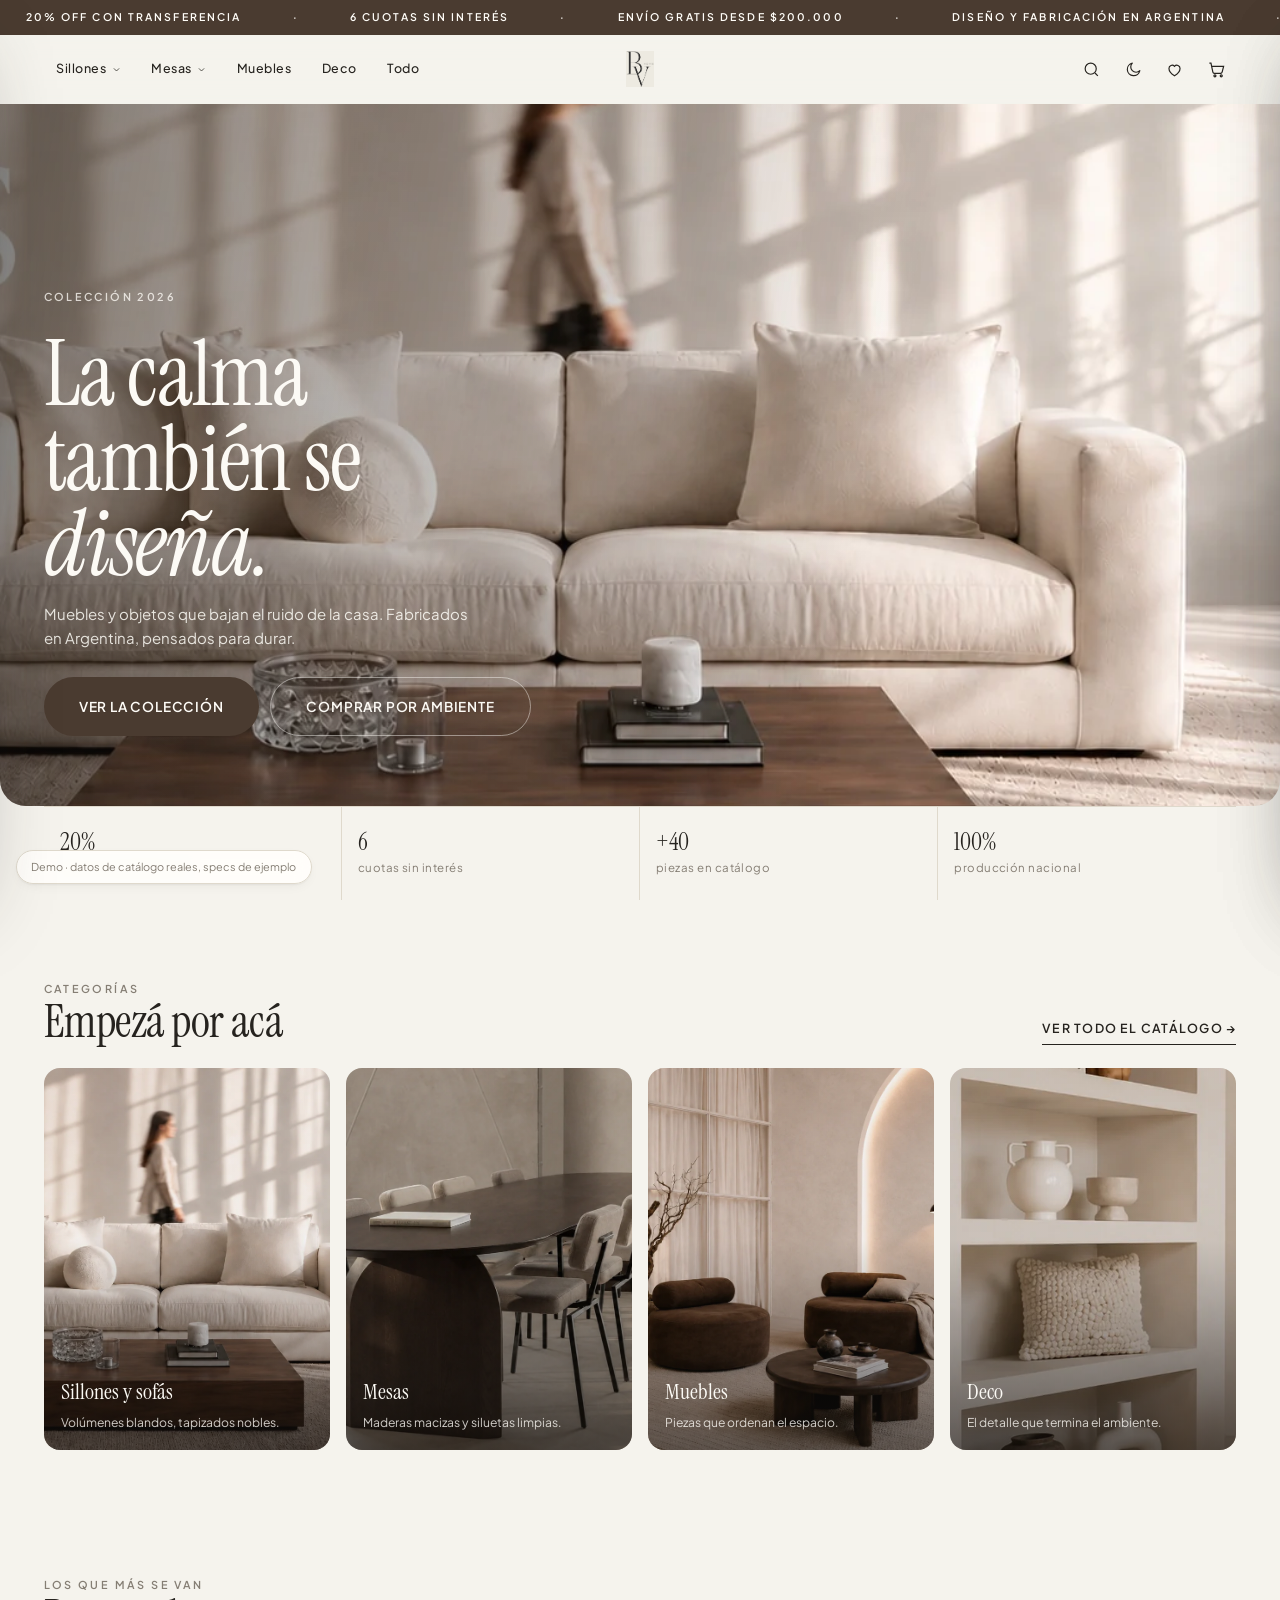
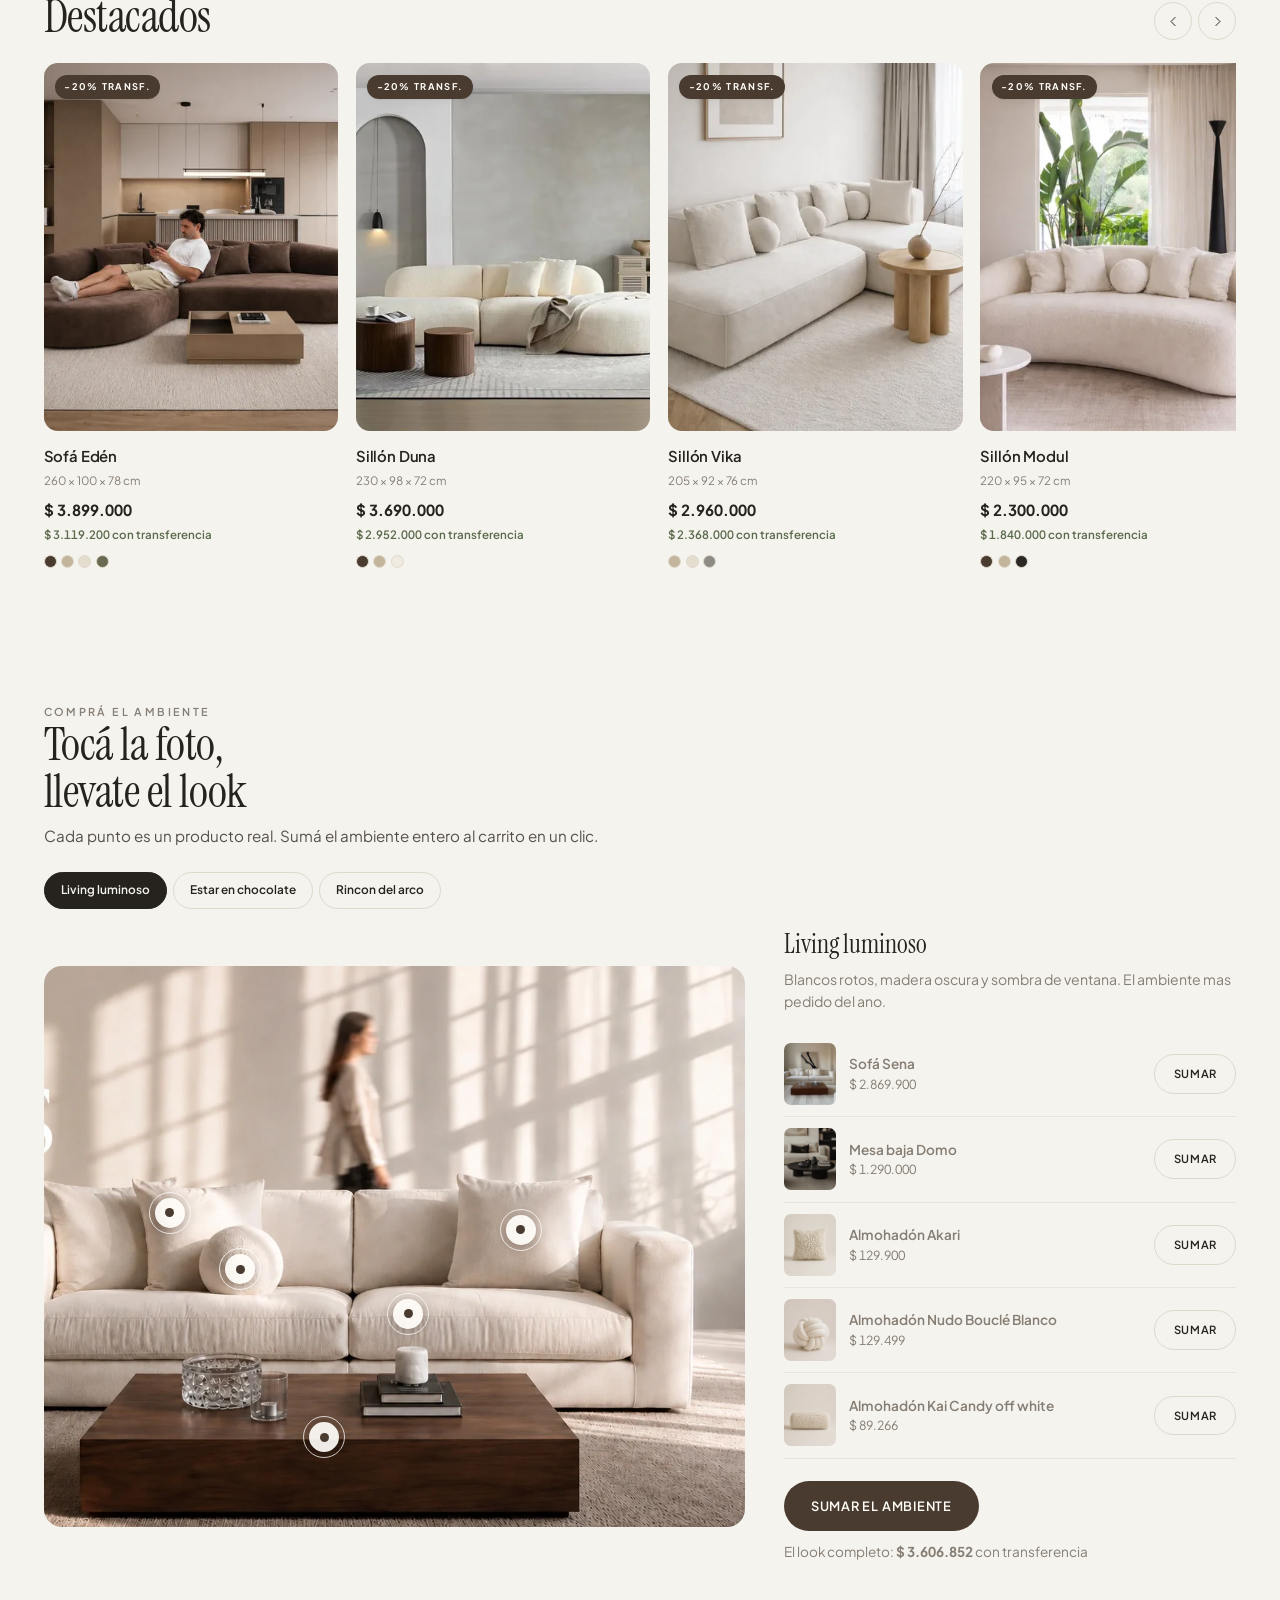
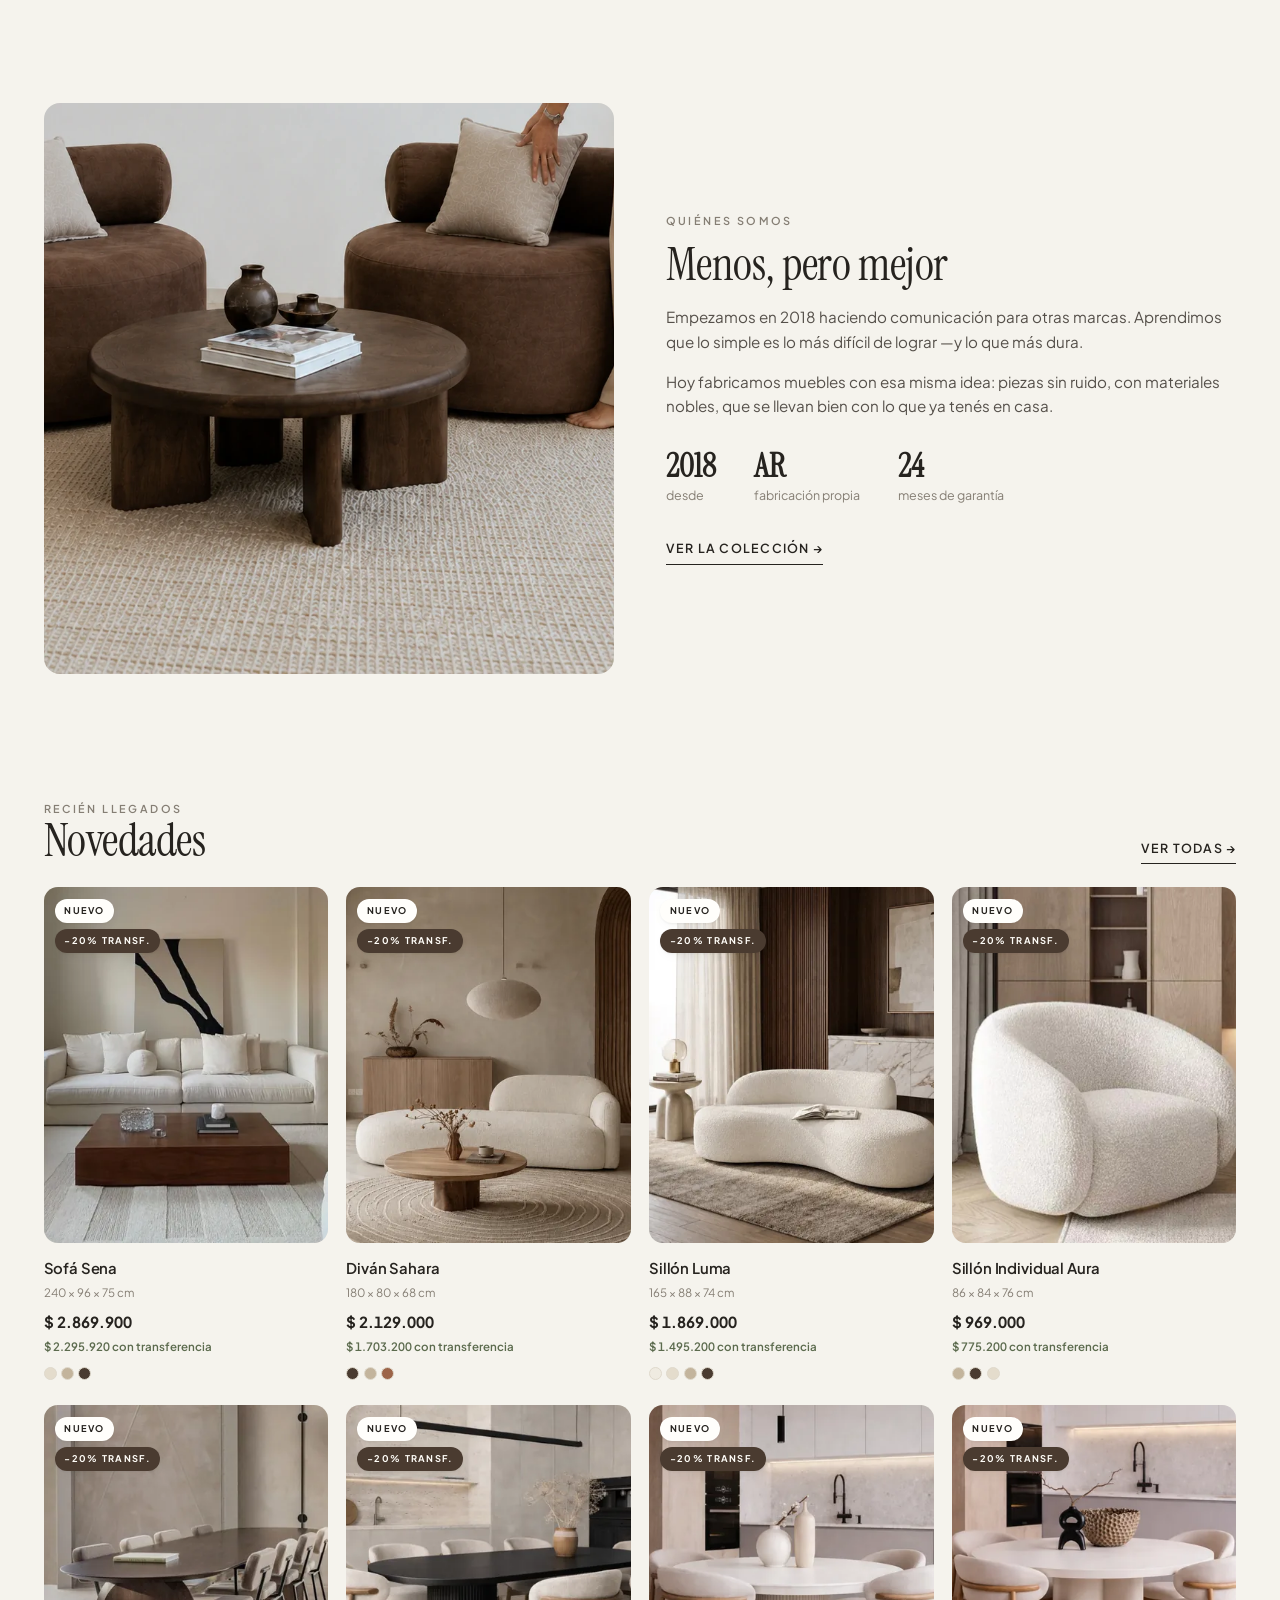
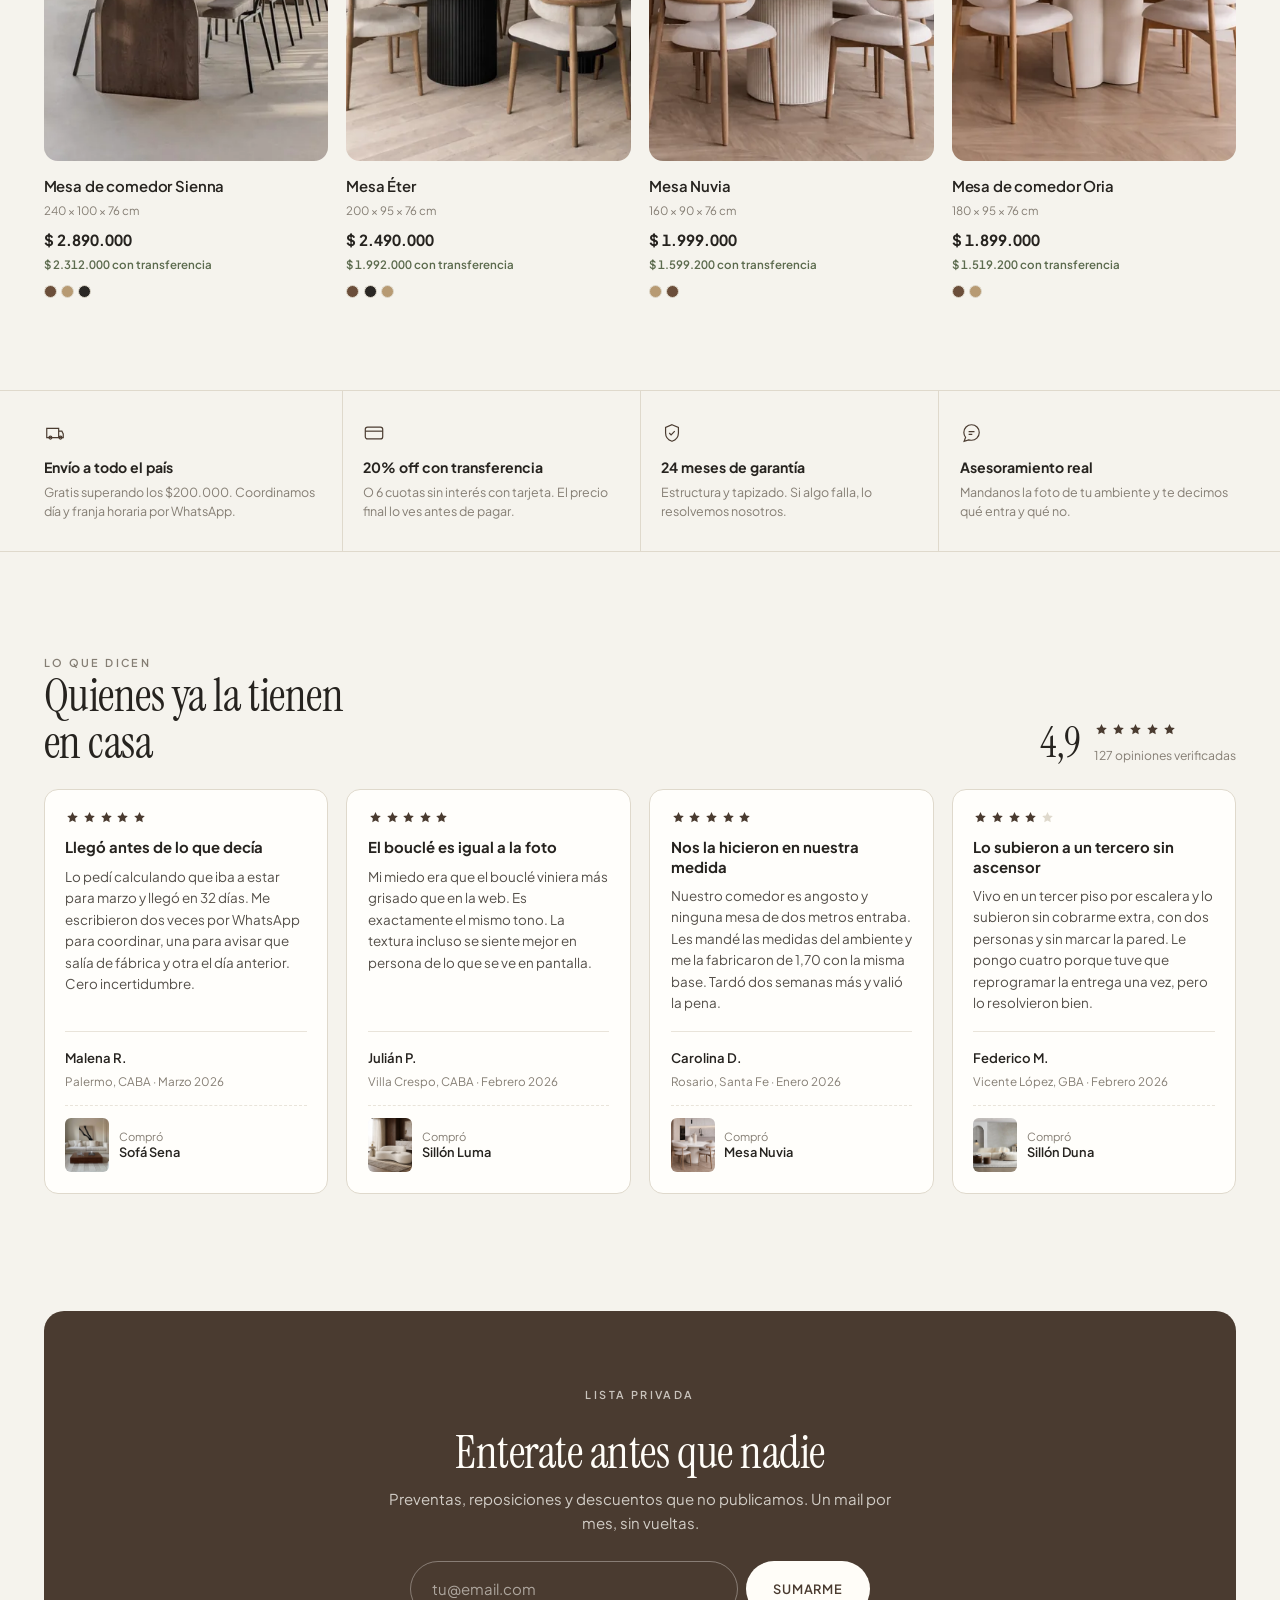
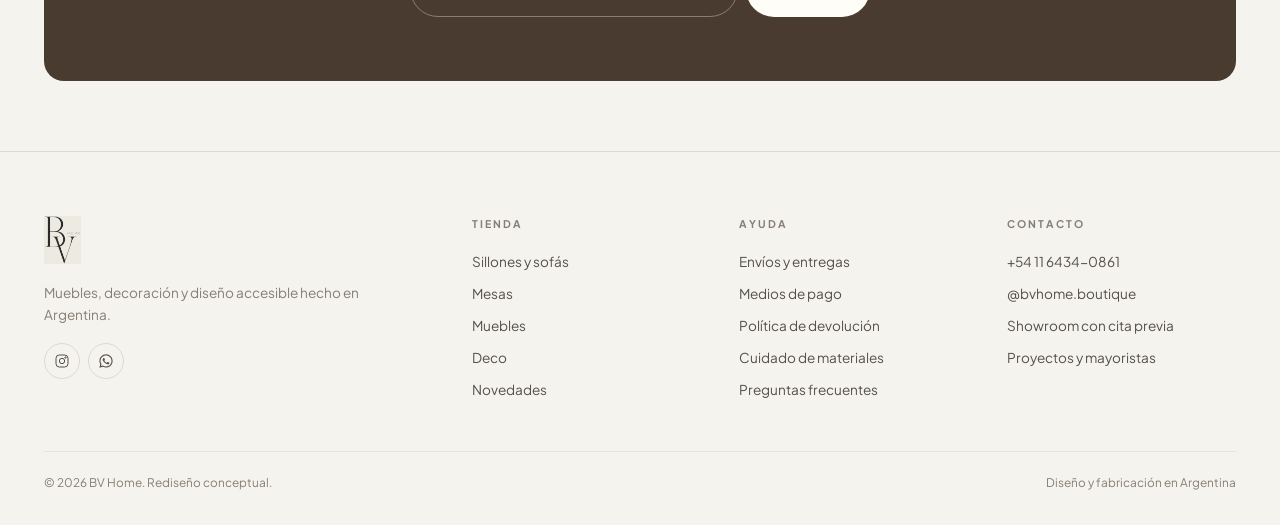
<file: index.html>
<!doctype html>
<html lang="es-AR" data-theme="light">
<head>
<meta charset="utf-8">
<meta name="viewport" content="width=device-width, initial-scale=1">
<title>BV Home — Muebles y decoración de diseño</title>
<meta name="description" content="Muebles, decoración y diseño accesible hecho en Argentina. Sillones, mesas y deco con envío a todo el país, 20% off con transferencia y 6 cuotas sin interés.">
<meta name="theme-color" content="#F5F3ED" media="(prefers-color-scheme: light)">
<meta name="theme-color" content="#131210" media="(prefers-color-scheme: dark)">
<link rel="canonical" href="https://patosuarez1.github.io/bvhome-reversionado/">
<meta name="robots" content="index, follow, max-image-preview:large">

<meta property="og:type" content="website">
<meta property="og:site_name" content="BV Home">
<meta property="og:locale" content="es_AR">
<meta property="og:title" content="BV Home — Muebles y decoración de diseño">
<meta property="og:description" content="Muebles, decoración y diseño accesible hecho en Argentina. Envío a todo el país, 20% off con transferencia y 6 cuotas sin interés.">
<meta property="og:url" content="https://patosuarez1.github.io/bvhome-reversionado/">
<meta property="og:image" content="https://patosuarez1.github.io/bvhome-reversionado/assets/img/og-cover.jpg">
<meta property="og:image:width" content="1200">
<meta property="og:image:height" content="630">
<meta property="og:image:alt" content="Living con sofá crudo y mesa baja de madera">
<meta name="twitter:card" content="summary_large_image">

<link rel="icon" href="assets/img/logo.png">
<link rel="apple-touch-icon" href="assets/img/icon-180.png">
<link rel="manifest" href="site.webmanifest">
<link rel="preload" as="image" href="assets/img/editorial/sofa-sol.webp" fetchpriority="high">

<script type="application/ld+json">
{
  "@context": "https://schema.org",
  "@graph": [
    {
      "@type": "Organization",
      "@id": "https://patosuarez1.github.io/bvhome-reversionado/#org",
      "name": "BV Home",
      "url": "https://patosuarez1.github.io/bvhome-reversionado/",
      "logo": "https://patosuarez1.github.io/bvhome-reversionado/assets/img/icon-512.png",
      "description": "Muebles, decoración y diseño accesible hecho en Argentina.",
      "areaServed": "AR",
      "sameAs": ["https://www.instagram.com/bvhome.boutique"],
      "contactPoint": {
        "@type": "ContactPoint",
        "telephone": "+54-11-6434-0861",
        "contactType": "sales",
        "availableLanguage": "Spanish"
      }
    },
    {
      "@type": "WebSite",
      "@id": "https://patosuarez1.github.io/bvhome-reversionado/#site",
      "url": "https://patosuarez1.github.io/bvhome-reversionado/",
      "name": "BV Home",
      "inLanguage": "es-AR",
      "publisher": { "@id": "https://patosuarez1.github.io/bvhome-reversionado/#org" },
      "potentialAction": {
        "@type": "SearchAction",
        "target": {
          "@type": "EntryPoint",
          "urlTemplate": "https://patosuarez1.github.io/bvhome-reversionado/tienda.html?q={search_term_string}"
        },
        "query-input": "required name=search_term_string"
      }
    }
  ]
}
</script>
<link rel="preconnect" href="https://fonts.googleapis.com">
<link rel="preconnect" href="https://fonts.gstatic.com" crossorigin>
<link href="https://fonts.googleapis.com/css2?family=Instrument+Serif:ital@0;1&family=Plus+Jakarta+Sans:wght@400;500;600;700&display=swap" rel="stylesheet">
<link rel="stylesheet" href="assets/css/style.css">
<script>try{var t=JSON.parse(localStorage.getItem('bv_theme'));document.documentElement.dataset.theme=t||(matchMedia('(prefers-color-scheme: dark)').matches?'dark':'light')}catch(e){}</script>
</head>
<body>
<a class="skip" href="#main">Saltar al contenido</a>

<!-- ===== Marquee ===== -->
<div class="marquee" aria-hidden="true">
  <div class="marquee__track">
    <span>20% OFF con transferencia</span><span>·</span>
    <span>6 cuotas sin interés</span><span>·</span>
    <span>Envío gratis desde $200.000</span><span>·</span>
    <span>Diseño y fabricación en Argentina</span><span>·</span>
    <span>20% OFF con transferencia</span><span>·</span>
    <span>6 cuotas sin interés</span><span>·</span>
    <span>Envío gratis desde $200.000</span><span>·</span>
    <span>Diseño y fabricación en Argentina</span><span>·</span>
  </div>
</div>

<!-- ===== Header ===== -->
<header class="header">
  <div class="wrap header__bar">
    <div style="display:flex;align-items:center">
      <button class="icon-btn" id="menuBtn" aria-label="Abrir menú">
        <svg viewBox="0 0 24 24"><path d="M3 6h18M3 12h18M3 18h18"/></svg></button>
      <nav class="nav" aria-label="Principal">
        <div class="nav__item">
          <a class="nav__link" href="tienda.html?cat=sillones">Sillones
            <svg class="nav__caret" viewBox="0 0 24 24"><path d="M5 9l7 7 7-7"/></svg></a>
          <div class="mega">
            <div>
              <h4>Por tipo</h4>
              <a class="mega__l" href="tienda.html?cat=sillones&q=sofa">Sofás</a>
              <a class="mega__l" href="tienda.html?cat=sillones&q=individual">Individuales</a>
              <a class="mega__l" href="tienda.html?cat=sillones&q=puff">Puffs</a>
              <a class="mega__l" href="tienda.html?cat=sillones&q=divan">Divanes</a>
              <a class="mega__l" href="tienda.html?cat=sillones&q=modular">Modulares</a>
            </div>
            <div>
              <h4>Por material</h4>
              <a class="mega__l" href="tienda.html?cat=sillones&q=boucle">Bouclé</a>
              <a class="mega__l" href="tienda.html?cat=sillones&q=pana">Pana</a>
              <a class="mega__l" href="tienda.html?cat=sillones&q=lino">Lino</a>
              <a class="mega__l" href="tienda.html?cat=sillones&q=chenille">Chenille</a>
            </div>
            <a class="mega__promo" href="tienda.html?cat=sillones&sort=nuevo">
              <img src="assets/img/editorial/boucle-luz.webp" alt="Sillón bouclé" loading="lazy">
              <span>Nuevos</span>
            </a>
          </div>
        </div>
        <div class="nav__item">
          <a class="nav__link" href="tienda.html?cat=mesas">Mesas
            <svg class="nav__caret" viewBox="0 0 24 24"><path d="M5 9l7 7 7-7"/></svg></a>
          <div class="mega">
            <div>
              <h4>Por uso</h4>
              <a class="mega__l" href="tienda.html?cat=mesas&q=comedor">De comedor</a>
              <a class="mega__l" href="tienda.html?cat=mesas&q=auxiliar">Auxiliares</a>
              <a class="mega__l" href="tienda.html?cat=mesas&q=baja">Bajas / living</a>
              <a class="mega__l" href="tienda.html?cat=mesas&q=redonda">Redondas</a>
            </div>
            <div>
              <h4>Por comensales</h4>
              <a class="mega__l" href="tienda.html?cat=mesas&q=6 personas">6 personas</a>
              <a class="mega__l" href="tienda.html?cat=mesas&q=8 personas">8 personas</a>
              <a class="mega__l" href="tienda.html?cat=mesas&q=roble">Roble macizo</a>
            </div>
            <a class="mega__promo" href="tienda.html?cat=mesas">
              <img src="assets/img/editorial/mesas-comedor.webp" alt="Mesas de comedor" loading="lazy">
              <span>Comedor</span>
            </a>
          </div>
        </div>
        <div class="nav__item"><a class="nav__link" href="tienda.html?cat=muebles">Muebles</a></div>
        <div class="nav__item"><a class="nav__link" href="tienda.html?cat=deco">Deco</a></div>
        <div class="nav__item"><a class="nav__link" href="tienda.html">Todo</a></div>
      </nav>
    </div>

    <a class="header__logo" href="index.html" aria-label="BV Home — inicio">
      <img src="assets/img/logo.png" alt="BV Home" width="142" height="182">
    </a>

    <div class="header__actions">
      <button class="icon-btn" id="searchBtn" aria-label="Buscar (Ctrl+K)">
        <svg viewBox="0 0 24 24"><circle cx="11" cy="11" r="7"/><path d="M20 20l-3.6-3.6"/></svg></button>
      <button class="icon-btn" id="themeBtn" aria-label="Cambiar tema"></button>
      <button class="icon-btn" id="favBtn" aria-label="Favoritos">
        <svg viewBox="0 0 24 24"><path d="M12 20s-7-4.6-7-9.3A4 4 0 0 1 12 8a4 4 0 0 1 7 2.7C19 15.4 12 20 12 20z"/></svg>
        <span class="badge-count" data-fav-count>0</span></button>
      <button class="icon-btn" id="cartBtn" aria-label="Carrito">
        <svg viewBox="0 0 24 24"><path d="M3 4h2l2.4 11.2a2 2 0 0 0 2 1.6h7.7a2 2 0 0 0 2-1.5L21 8H6"/><circle cx="10" cy="20" r="1.3"/><circle cx="18" cy="20" r="1.3"/></svg>
        <span class="badge-count" data-cart-count>0</span></button>
    </div>
  </div>
</header>

<main id="main">

<!-- ===== Hero ===== -->
<section class="hero">
  <div class="hero__media">
    <img src="assets/img/editorial/sofa-sol.webp" alt="Living con sofá crudo y mesa baja de madera" fetchpriority="high" width="1029" height="887">
    <div class="hero__copy">
      <p class="eyebrow">Colección 2026</p>
      <h1 class="display">La calma<br>también se<br><em>diseña.</em></h1>
      <p>Muebles y objetos que bajan el ruido de la casa. Fabricados en Argentina, pensados para durar.</p>
      <div class="hero__cta">
        <a class="btn btn-lg" href="tienda.html">Ver la colección</a>
        <a class="btn btn-ghost btn-lg" href="#ambientes">Comprar por ambiente</a>
      </div>
    </div>
  </div>
  <div class="wrap">
    <div class="hero__stats">
      <div><strong>20%</strong><span>off con transferencia</span></div>
      <div><strong>6</strong><span>cuotas sin interés</span></div>
      <div><strong>+40</strong><span>piezas en catálogo</span></div>
      <div><strong>100%</strong><span>producción nacional</span></div>
    </div>
  </div>
</section>

<!-- ===== Categorías ===== -->
<section class="section wrap">
  <div class="sec-head">
    <div class="reveal">
      <p class="eyebrow">Categorías</p>
      <h2 class="h2">Empezá por acá</h2>
    </div>
    <a class="link-u reveal" href="tienda.html">Ver todo el catálogo →</a>
  </div>
  <div class="cats" id="cats"></div>
</section>

<!-- ===== Destacados ===== -->
<section class="section-tight wrap">
  <div class="sec-head">
    <div class="reveal">
      <p class="eyebrow">Los que más se van</p>
      <h2 class="h2">Destacados</h2>
    </div>
    <div class="rail-nav reveal">
      <button data-rail="#railDest" data-dir="-1" aria-label="Anterior">
        <svg viewBox="0 0 24 24"><path d="M15 5l-7 7 7 7"/></svg></button>
      <button data-rail="#railDest" data-dir="1" aria-label="Siguiente">
        <svg viewBox="0 0 24 24"><path d="M9 5l7 7-7 7"/></svg></button>
    </div>
  </div>
  <div class="rail" id="railDest"></div>
</section>

<!-- ===== Ambiente shoppable ===== -->
<section class="section wrap" id="ambientes">
  <div class="sec-head">
    <div class="reveal">
      <p class="eyebrow">Comprá el ambiente</p>
      <h2 class="h2">Tocá la foto,<br>llevate el look</h2>
      <p class="lede">Cada punto es un producto real. Sumá el ambiente entero al carrito en un clic.</p>
    </div>
  </div>

  <div class="look__tabs reveal" id="lookTabs"></div>

  <div class="shop-look">
    <div class="look__stage reveal" id="lookStage"></div>
    <div class="reveal reveal-d2">
      <h3 class="h3" id="lookTitle"></h3>
      <p class="muted" id="lookCopy" style="margin:.5rem 0 1.2rem;font-size:.88rem"></p>
      <ul class="look__list" id="lookList"></ul>
      <div style="display:flex;gap:.6rem;align-items:center;flex-wrap:wrap;margin-top:1.4rem">
        <button class="btn" id="lookAdd">Sumar el ambiente</button>
        <span class="muted tnum" id="lookTotal" style="font-size:.85rem"></span>
      </div>
    </div>
  </div>
</section>

<!-- ===== Editorial ===== -->
<section class="section wrap">
  <div class="split">
    <div class="reveal">
      <img src="assets/img/editorial/estar-marron.webp" alt="Sillones curvos en chocolate con mesa baja" loading="lazy">
    </div>
    <div class="reveal reveal-d2">
      <p class="eyebrow">Quiénes somos</p>
      <h2 class="h2" style="margin:.7rem 0 1.1rem">Menos, pero mejor</h2>
      <p class="lede">Empezamos en 2018 haciendo comunicación para otras marcas. Aprendimos que lo simple es lo más difícil de lograr —y lo que más dura.</p>
      <p class="lede" style="margin-top:1rem">Hoy fabricamos muebles con esa misma idea: piezas sin ruido, con materiales nobles, que se llevan bien con lo que ya tenés en casa.</p>
      <div style="display:flex;gap:2.4rem;margin:2rem 0 1.8rem;flex-wrap:wrap">
        <div><strong style="font-family:var(--serif);font-size:2rem;display:block;line-height:1">2018</strong><span class="muted" style="font-size:.78rem">desde</span></div>
        <div><strong style="font-family:var(--serif);font-size:2rem;display:block;line-height:1">AR</strong><span class="muted" style="font-size:.78rem">fabricación propia</span></div>
        <div><strong style="font-family:var(--serif);font-size:2rem;display:block;line-height:1">24</strong><span class="muted" style="font-size:.78rem">meses de garantía</span></div>
      </div>
      <a class="link-u" href="tienda.html">Ver la colección →</a>
    </div>
  </div>
</section>

<!-- ===== Novedades ===== -->
<section class="section-tight wrap">
  <div class="sec-head">
    <div class="reveal">
      <p class="eyebrow">Recién llegados</p>
      <h2 class="h2">Novedades</h2>
    </div>
    <a class="link-u reveal" href="tienda.html?sort=nuevo">Ver todas →</a>
  </div>
  <div class="grid-p grid-4" id="gridNuevo"></div>
</section>

<!-- ===== Valores ===== -->
<section class="section-tight">
  <div class="values-bleed">
  <div class="values wrap">
    <div class="reveal">
      <svg viewBox="0 0 24 24"><path d="M3 7h13v10H3zM16 10h3.5l1.5 3v4h-5z"/><circle cx="7" cy="17" r="1.6"/><circle cx="18" cy="17" r="1.6"/></svg>
      <h4>Envío a todo el país</h4>
      <p>Gratis superando los $200.000. Coordinamos día y franja horaria por WhatsApp.</p>
    </div>
    <div class="reveal reveal-d1">
      <svg viewBox="0 0 24 24"><rect x="2.5" y="5.5" width="19" height="13" rx="2.5"/><path d="M2.5 10h19"/></svg>
      <h4>20% off con transferencia</h4>
      <p>O 6 cuotas sin interés con tarjeta. El precio final lo ves antes de pagar.</p>
    </div>
    <div class="reveal reveal-d2">
      <svg viewBox="0 0 24 24"><path d="M12 3l7 3v6c0 4.2-2.9 7.6-7 9-4.1-1.4-7-4.8-7-9V6z"/><path d="M9 12l2 2 4-4"/></svg>
      <h4>24 meses de garantía</h4>
      <p>Estructura y tapizado. Si algo falla, lo resolvemos nosotros.</p>
    </div>
    <div class="reveal reveal-d3">
      <svg viewBox="0 0 24 24"><path d="M21 11.5a8.4 8.4 0 0 1-8.9 8.4 9.4 9.4 0 0 1-2.7-.4L4.5 21l1.6-4.3A8.2 8.2 0 0 1 4.2 11.5 8.4 8.4 0 0 1 12.6 3 8.4 8.4 0 0 1 21 11.5z"/><path d="M9.4 10.4h6.4M9.4 13.6h4"/></svg>
      <h4>Asesoramiento real</h4>
      <p>Mandanos la foto de tu ambiente y te decimos qué entra y qué no.</p>
    </div>
  </div>
  </div>
</section>

<!-- ===== Opiniones ===== -->
<section class="section-tight wrap">
  <div class="sec-head">
    <div class="reveal">
      <p class="eyebrow">Lo que dicen</p>
      <h2 class="h2">Quienes ya la tienen<br>en casa</h2>
    </div>
    <div class="score reveal" id="score"></div>
  </div>
  <div class="tgrid" id="opiniones"></div>
</section>

<!-- ===== Visto recientemente ===== -->
<section class="section-tight wrap hide" id="seenSec">
  <div class="sec-head">
    <div><p class="eyebrow">Seguí donde dejaste</p><h2 class="h2">Visto recientemente</h2></div>
  </div>
  <div class="rail" id="railSeen"></div>
</section>

<!-- ===== Newsletter ===== -->
<section class="section wrap">
  <div class="news reveal">
    <p class="eyebrow" style="color:inherit;opacity:.7">Lista privada</p>
    <h2 class="h2" style="margin:.6rem 0">Enterate antes que nadie</h2>
    <p>Preventas, reposiciones y descuentos que no publicamos. Un mail por mes, sin vueltas.</p>
    <form id="newsForm">
      <input type="email" placeholder="tu@email.com" required aria-label="Tu email">
      <button class="btn" type="submit">Sumarme</button>
    </form>
  </div>
</section>

</main>

<!-- ===== Footer ===== -->
<footer class="footer">
  <div class="wrap">
    <div class="footer__grid">
      <div>
        <div class="footer__logo"><img src="assets/img/logo.png" alt="BV Home" width="142" height="182"></div>
        <p class="muted" style="font-size:.85rem;max-width:32ch">Muebles, decoración y diseño accesible hecho en Argentina.</p>
        <div class="socials">
          <a href="https://instagram.com/bvhome.boutique" target="_blank" rel="noopener" aria-label="Instagram">
            <svg viewBox="0 0 24 24"><rect x="3" y="3" width="18" height="18" rx="5"/><circle cx="12" cy="12" r="4"/><circle cx="17.2" cy="6.8" r="1"/></svg></a>
          <a href="https://wa.me/541164340861" target="_blank" rel="noopener" aria-label="WhatsApp">
            <svg viewBox="0 0 24 24" class="ico-brand"><path d="M12.04 2C6.58 2 2.13 6.45 2.13 11.91c0 1.75.46 3.45 1.32 4.95L2.05 22l5.25-1.38c1.45.79 3.08 1.21 4.74 1.21c5.46 0 9.91-4.45 9.91-9.91 0-2.65-1.03-5.14-2.9-7.01A9.85 9.85 0 0 0 12.04 2zm0 18.15a8.22 8.22 0 0 1-4.19-1.15l-.3-.18-3.12.82.83-3.04-.2-.31a8.19 8.19 0 0 1-1.26-4.38c0-4.54 3.7-8.23 8.24-8.23 2.2 0 4.27.86 5.82 2.42a8.18 8.18 0 0 1 2.41 5.82c0 4.54-3.69 8.23-8.23 8.23z"/><path d="M16.56 14.24c-.25-.12-1.47-.72-1.69-.81-.23-.08-.39-.12-.56.13-.16.25-.64.81-.78.97-.14.17-.29.19-.54.06-.25-.12-1.05-.39-1.99-1.23-.74-.66-1.23-1.47-1.38-1.72-.14-.25-.02-.38.11-.51.11-.11.25-.29.37-.43.13-.15.17-.25.25-.41.08-.17.04-.31-.02-.44-.06-.12-.56-1.35-.76-1.85-.2-.48-.4-.42-.56-.43h-.47c-.17 0-.43.06-.66.31-.23.25-.86.85-.86 2.06s.89 2.39 1.01 2.56c.12.17 1.74 2.66 4.22 3.73.59.25 1.05.41 1.41.52.59.19 1.13.16 1.56.1.47-.07 1.47-.6 1.67-1.18.21-.58.21-1.07.15-1.18-.06-.11-.23-.17-.48-.29z"/></svg></a>
        </div>
      </div>
      <div>
        <h4>Tienda</h4>
        <ul>
          <li><a href="tienda.html?cat=sillones">Sillones y sofás</a></li>
          <li><a href="tienda.html?cat=mesas">Mesas</a></li>
          <li><a href="tienda.html?cat=muebles">Muebles</a></li>
          <li><a href="tienda.html?cat=deco">Deco</a></li>
          <li><a href="tienda.html?sort=nuevo">Novedades</a></li>
        </ul>
      </div>
      <div>
        <h4>Ayuda</h4>
        <ul>
          <li><a href="#">Envíos y entregas</a></li>
          <li><a href="#">Medios de pago</a></li>
          <li><a href="#">Política de devolución</a></li>
          <li><a href="#">Cuidado de materiales</a></li>
          <li><a href="#">Preguntas frecuentes</a></li>
        </ul>
      </div>
      <div>
        <h4>Contacto</h4>
        <ul>
          <li><a href="https://wa.me/541164340861" target="_blank" rel="noopener">+54 11 6434-0861</a></li>
          <li><a href="https://instagram.com/bvhome.boutique" target="_blank" rel="noopener">@bvhome.boutique</a></li>
          <li><a href="#">Showroom con cita previa</a></li>
          <li><a href="#">Proyectos y mayoristas</a></li>
        </ul>
      </div>
    </div>
    <div class="footer__bottom">
      <span>© 2026 BV Home. Rediseño conceptual.</span>
      <span>Diseño y fabricación en Argentina</span>
    </div>
  </div>
</footer>

<div class="demo-tag">Demo · datos de catálogo reales, specs de ejemplo</div>

<script src="assets/js/data.js"></script>
<script src="assets/js/app.js"></script>
<script src="assets/js/home.js"></script>
</body>
</html>
</file>
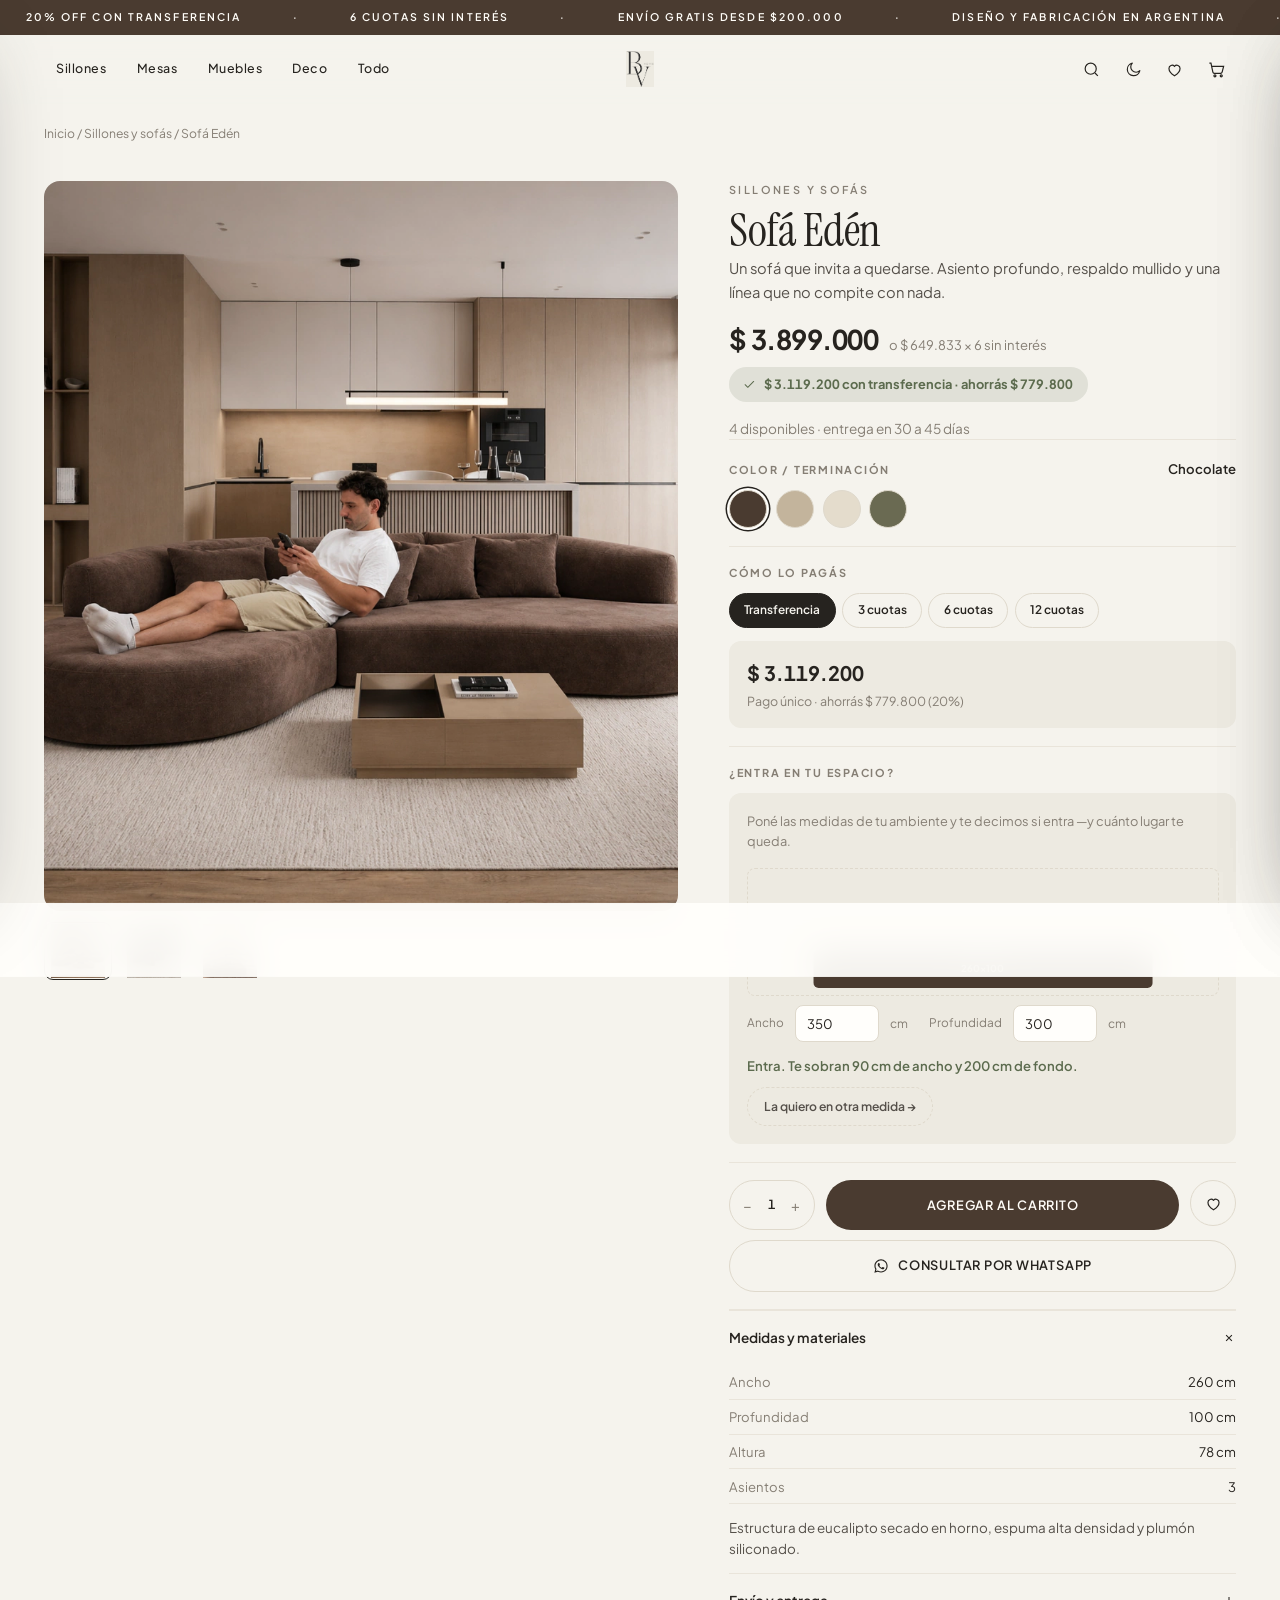
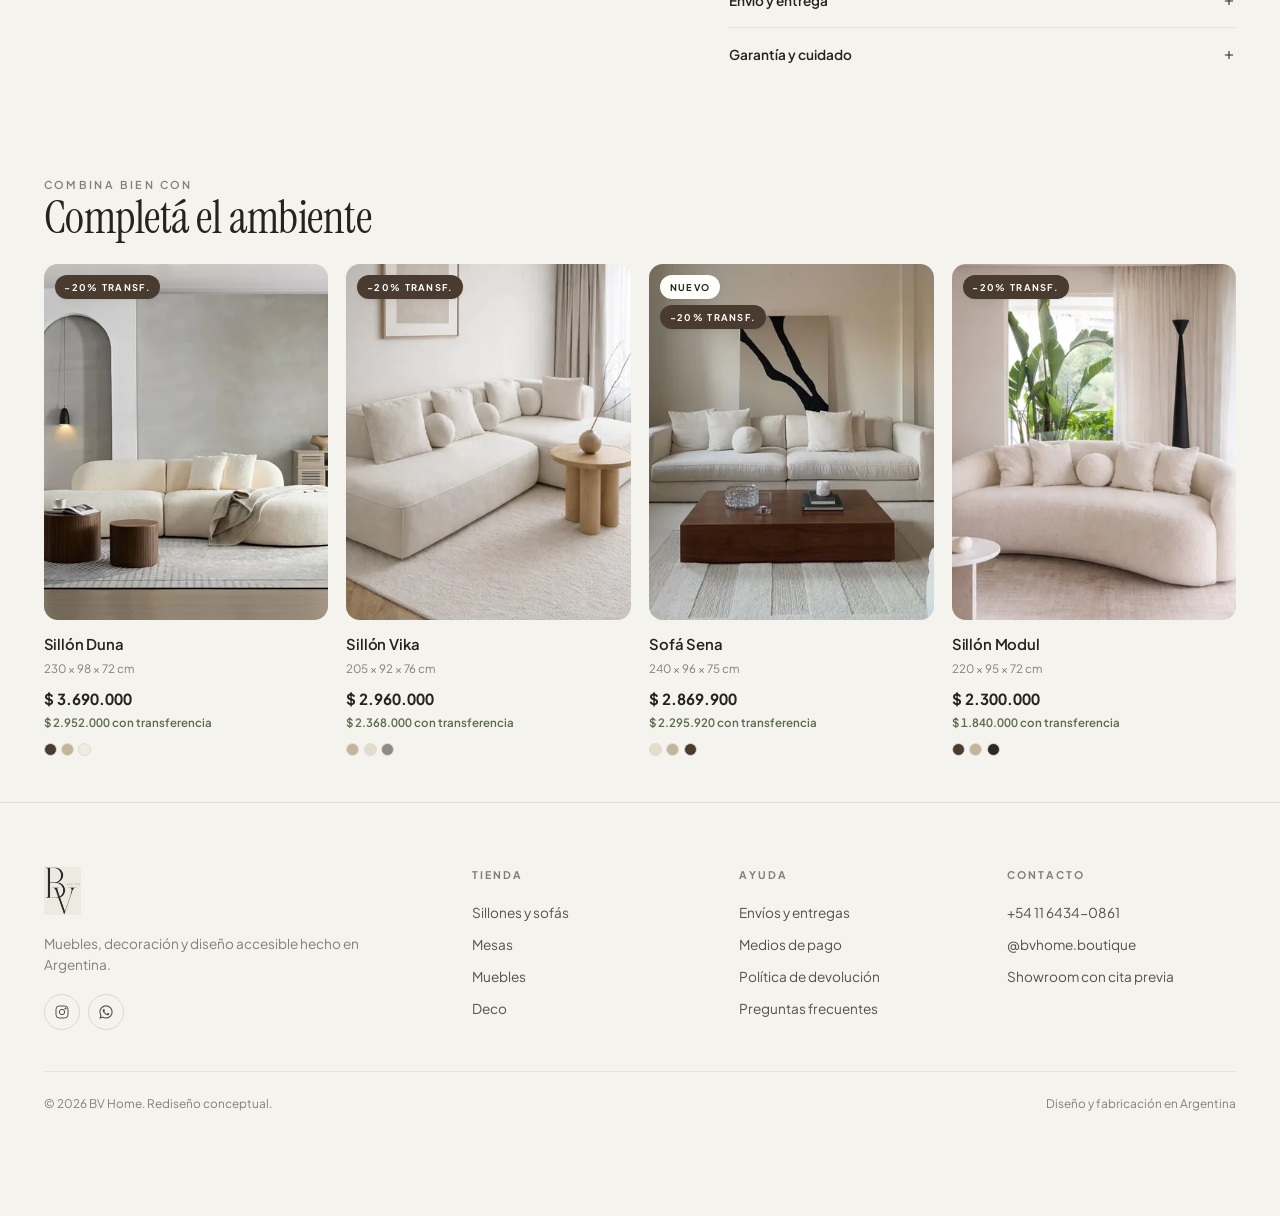
<file: producto.html>
<!doctype html>
<html lang="es-AR" data-theme="light">
<head>
<meta charset="utf-8">
<meta name="viewport" content="width=device-width, initial-scale=1">
<title>Producto — BV Home</title>
<meta name="description" content="Ficha de producto BV Home: medidas, materiales, colores, cuotas y disponibilidad.">
<meta name="theme-color" content="#F5F3ED" media="(prefers-color-scheme: light)">
<meta name="theme-color" content="#131210" media="(prefers-color-scheme: dark)">
<meta name="robots" content="index, follow, max-image-preview:large">
<!-- canonical, Open Graph y JSON-LD del producto los completa producto.js
     segun el ?id=, porque el catalogo es un solo archivo de datos -->
<meta property="og:type" content="product">
<meta property="og:site_name" content="BV Home">
<meta property="og:locale" content="es_AR">
<meta name="twitter:card" content="summary_large_image">

<link rel="icon" href="assets/img/logo.png">
<link rel="apple-touch-icon" href="assets/img/icon-180.png">
<link rel="manifest" href="site.webmanifest">
<link rel="preconnect" href="https://fonts.googleapis.com">
<link rel="preconnect" href="https://fonts.gstatic.com" crossorigin>
<link href="https://fonts.googleapis.com/css2?family=Instrument+Serif:ital@0;1&family=Plus+Jakarta+Sans:wght@400;500;600;700&display=swap" rel="stylesheet">
<link rel="stylesheet" href="assets/css/style.css">
<script>try{var t=JSON.parse(localStorage.getItem('bv_theme'));document.documentElement.dataset.theme=t||(matchMedia('(prefers-color-scheme: dark)').matches?'dark':'light')}catch(e){}</script>
</head>
<body>
<a class="skip" href="#pdpRoot">Saltar al contenido</a>

<div class="marquee" aria-hidden="true">
  <div class="marquee__track">
    <span>20% OFF con transferencia</span><span>·</span>
    <span>6 cuotas sin interés</span><span>·</span>
    <span>Envío gratis desde $200.000</span><span>·</span>
    <span>Diseño y fabricación en Argentina</span><span>·</span>
    <span>20% OFF con transferencia</span><span>·</span>
    <span>6 cuotas sin interés</span><span>·</span>
    <span>Envío gratis desde $200.000</span><span>·</span>
    <span>Diseño y fabricación en Argentina</span><span>·</span>
  </div>
</div>

<header class="header">
  <div class="wrap header__bar">
    <div style="display:flex;align-items:center">
      <button class="icon-btn" id="menuBtn" aria-label="Abrir menú">
        <svg viewBox="0 0 24 24"><path d="M3 6h18M3 12h18M3 18h18"/></svg></button>
      <nav class="nav" aria-label="Principal">
        <div class="nav__item"><a class="nav__link" href="tienda.html?cat=sillones">Sillones</a></div>
        <div class="nav__item"><a class="nav__link" href="tienda.html?cat=mesas">Mesas</a></div>
        <div class="nav__item"><a class="nav__link" href="tienda.html?cat=muebles">Muebles</a></div>
        <div class="nav__item"><a class="nav__link" href="tienda.html?cat=deco">Deco</a></div>
        <div class="nav__item"><a class="nav__link" href="tienda.html">Todo</a></div>
      </nav>
    </div>
    <a class="header__logo" href="index.html" aria-label="BV Home — inicio">
      <img src="assets/img/logo.png" alt="BV Home" width="142" height="182">
    </a>
    <div class="header__actions">
      <button class="icon-btn" id="searchBtn" aria-label="Buscar (Ctrl+K)">
        <svg viewBox="0 0 24 24"><circle cx="11" cy="11" r="7"/><path d="M20 20l-3.6-3.6"/></svg></button>
      <button class="icon-btn" id="themeBtn" aria-label="Cambiar tema"></button>
      <button class="icon-btn" id="favBtn" aria-label="Favoritos">
        <svg viewBox="0 0 24 24"><path d="M12 20s-7-4.6-7-9.3A4 4 0 0 1 12 8a4 4 0 0 1 7 2.7C19 15.4 12 20 12 20z"/></svg>
        <span class="badge-count" data-fav-count>0</span></button>
      <button class="icon-btn" id="cartBtn" aria-label="Carrito">
        <svg viewBox="0 0 24 24"><path d="M3 4h2l2.4 11.2a2 2 0 0 0 2 1.6h7.7a2 2 0 0 0 2-1.5L21 8H6"/><circle cx="10" cy="20" r="1.3"/><circle cx="18" cy="20" r="1.3"/></svg>
        <span class="badge-count" data-cart-count>0</span></button>
    </div>
  </div>
</header>

<main class="wrap" id="pdpRoot" tabindex="-1">
  <div class="empty" style="padding:6rem 1rem"><p>Cargando…</p></div>
</main>

<!-- Barra de compra fija -->
<div class="buybar" id="buybar">
  <img id="bbImg" src="" alt="">
  <div class="buybar__i">
    <b id="bbName"></b>
    <span class="tnum" id="bbPrice"></span>
  </div>
  <button class="btn" id="bbAdd">Agregar al carrito</button>
</div>

<footer class="footer" style="margin-bottom:70px">
  <div class="wrap">
    <div class="footer__grid">
      <div>
        <div class="footer__logo"><img src="assets/img/logo.png" alt="BV Home" width="142" height="182"></div>
        <p class="muted" style="font-size:.85rem;max-width:32ch">Muebles, decoración y diseño accesible hecho en Argentina.</p>
        <div class="socials">
          <a href="https://instagram.com/bvhome.boutique" target="_blank" rel="noopener" aria-label="Instagram">
            <svg viewBox="0 0 24 24"><rect x="3" y="3" width="18" height="18" rx="5"/><circle cx="12" cy="12" r="4"/><circle cx="17.2" cy="6.8" r="1"/></svg></a>
          <a href="https://wa.me/541164340861" target="_blank" rel="noopener" aria-label="WhatsApp">
            <svg viewBox="0 0 24 24" class="ico-brand"><path d="M12.04 2C6.58 2 2.13 6.45 2.13 11.91c0 1.75.46 3.45 1.32 4.95L2.05 22l5.25-1.38c1.45.79 3.08 1.21 4.74 1.21c5.46 0 9.91-4.45 9.91-9.91 0-2.65-1.03-5.14-2.9-7.01A9.85 9.85 0 0 0 12.04 2zm0 18.15a8.22 8.22 0 0 1-4.19-1.15l-.3-.18-3.12.82.83-3.04-.2-.31a8.19 8.19 0 0 1-1.26-4.38c0-4.54 3.7-8.23 8.24-8.23 2.2 0 4.27.86 5.82 2.42a8.18 8.18 0 0 1 2.41 5.82c0 4.54-3.69 8.23-8.23 8.23z"/><path d="M16.56 14.24c-.25-.12-1.47-.72-1.69-.81-.23-.08-.39-.12-.56.13-.16.25-.64.81-.78.97-.14.17-.29.19-.54.06-.25-.12-1.05-.39-1.99-1.23-.74-.66-1.23-1.47-1.38-1.72-.14-.25-.02-.38.11-.51.11-.11.25-.29.37-.43.13-.15.17-.25.25-.41.08-.17.04-.31-.02-.44-.06-.12-.56-1.35-.76-1.85-.2-.48-.4-.42-.56-.43h-.47c-.17 0-.43.06-.66.31-.23.25-.86.85-.86 2.06s.89 2.39 1.01 2.56c.12.17 1.74 2.66 4.22 3.73.59.25 1.05.41 1.41.52.59.19 1.13.16 1.56.1.47-.07 1.47-.6 1.67-1.18.21-.58.21-1.07.15-1.18-.06-.11-.23-.17-.48-.29z"/></svg></a>
        </div>
      </div>
      <div><h4>Tienda</h4><ul>
        <li><a href="tienda.html?cat=sillones">Sillones y sofás</a></li>
        <li><a href="tienda.html?cat=mesas">Mesas</a></li>
        <li><a href="tienda.html?cat=muebles">Muebles</a></li>
        <li><a href="tienda.html?cat=deco">Deco</a></li>
      </ul></div>
      <div><h4>Ayuda</h4><ul>
        <li><a href="#">Envíos y entregas</a></li>
        <li><a href="#">Medios de pago</a></li>
        <li><a href="#">Política de devolución</a></li>
        <li><a href="#">Preguntas frecuentes</a></li>
      </ul></div>
      <div><h4>Contacto</h4><ul>
        <li><a href="https://wa.me/541164340861" target="_blank" rel="noopener">+54 11 6434-0861</a></li>
        <li><a href="https://instagram.com/bvhome.boutique" target="_blank" rel="noopener">@bvhome.boutique</a></li>
        <li><a href="#">Showroom con cita previa</a></li>
      </ul></div>
    </div>
    <div class="footer__bottom">
      <span>© 2026 BV Home. Rediseño conceptual.</span>
      <span>Diseño y fabricación en Argentina</span>
    </div>
  </div>
</footer>

<script src="assets/js/data.js"></script>
<script src="assets/js/app.js"></script>
<script src="assets/js/producto.js"></script>
</body>
</html>
</file>
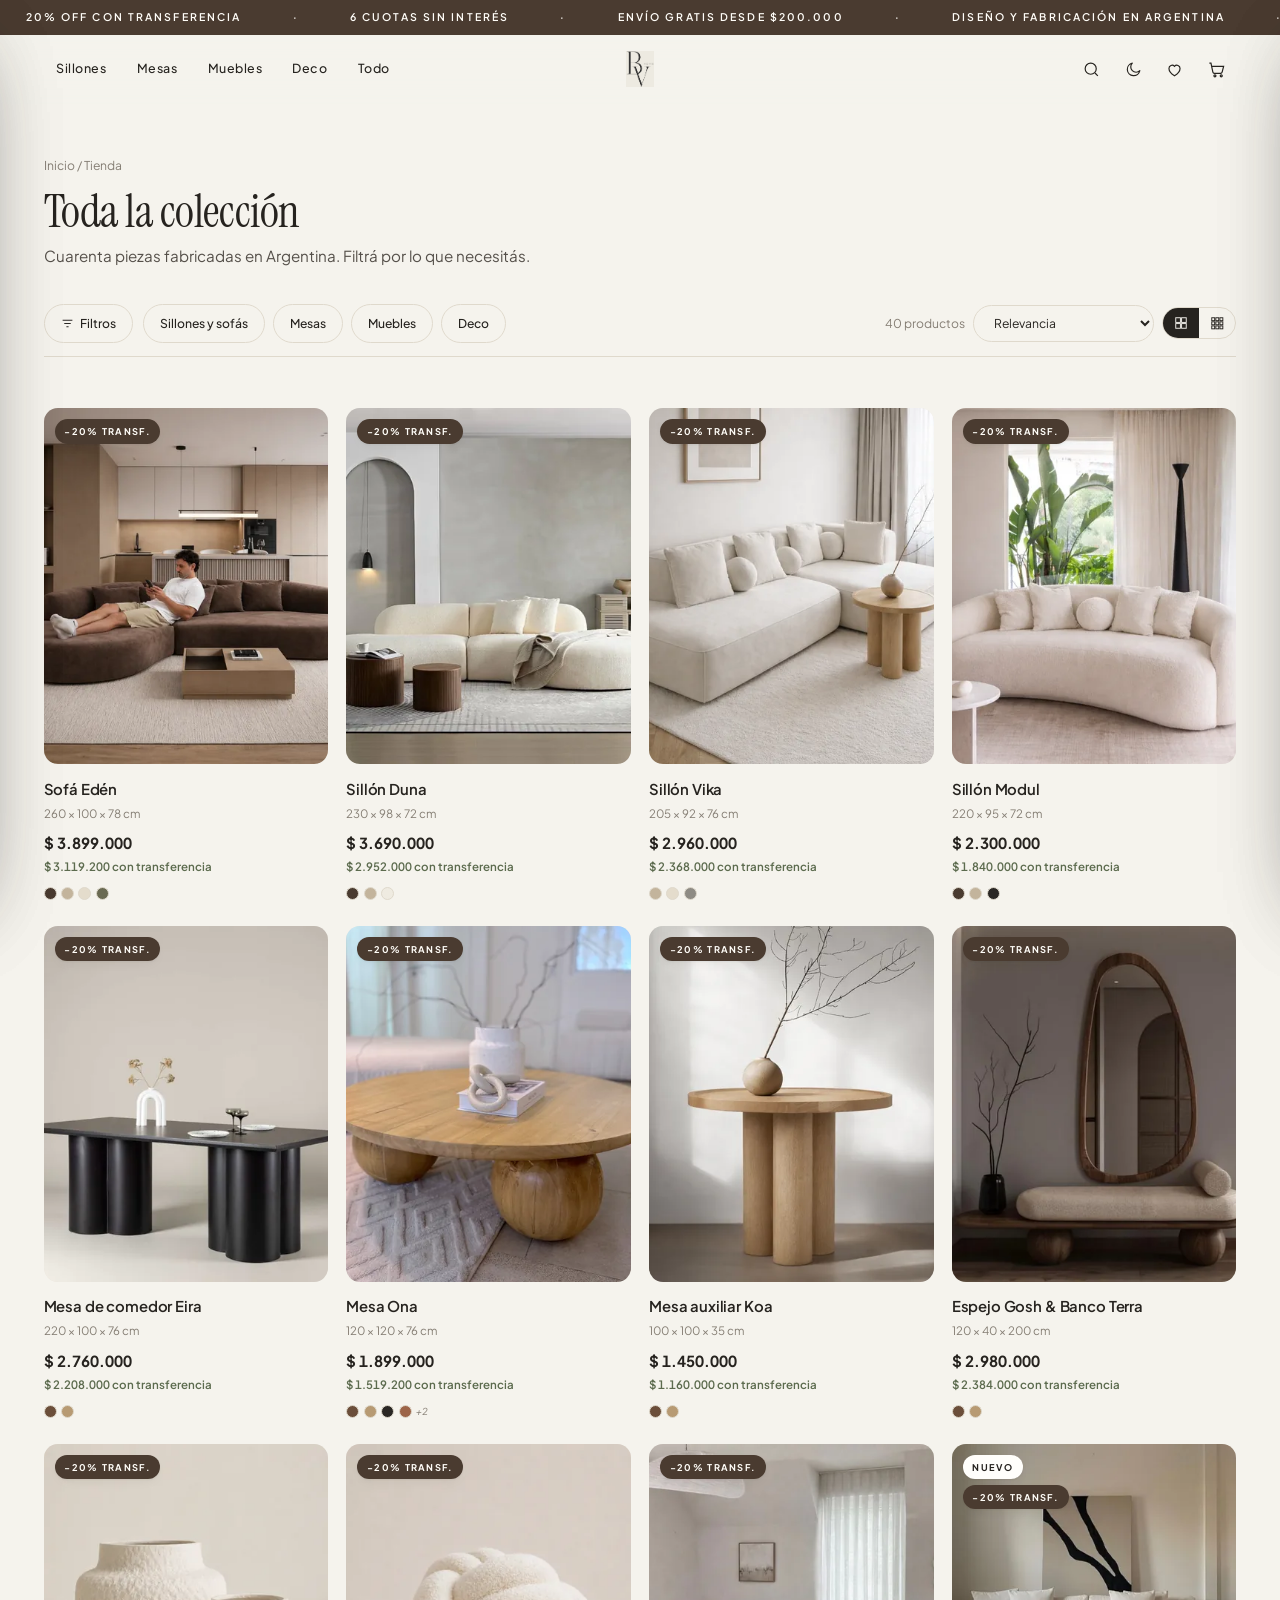
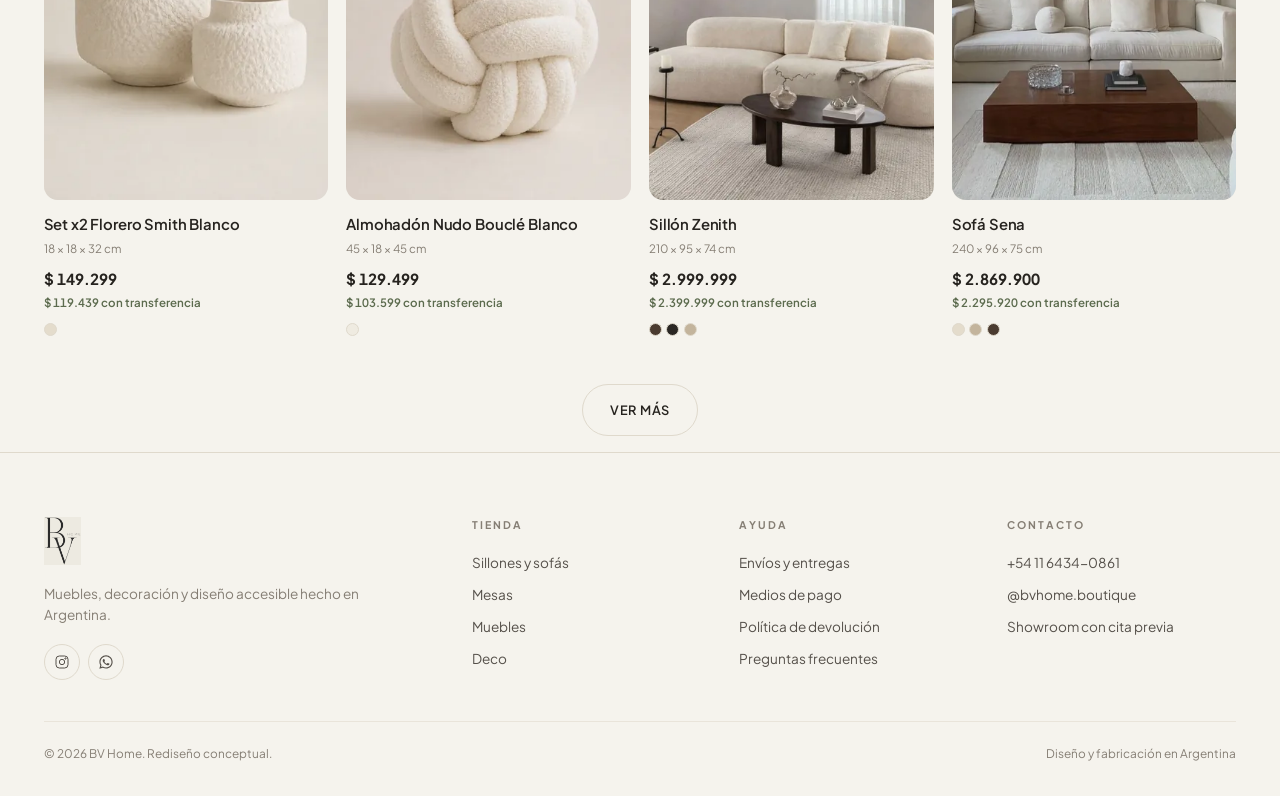
<file: tienda.html>
<!doctype html>
<html lang="es-AR" data-theme="light">
<head>
<meta charset="utf-8">
<meta name="viewport" content="width=device-width, initial-scale=1">
<title>Tienda — BV Home</title>
<meta name="description" content="Catálogo completo de BV Home: sillones, sofás, mesas, muebles y decoración. Filtrá por categoría, color, precio y disponibilidad.">
<meta name="theme-color" content="#F5F3ED" media="(prefers-color-scheme: light)">
<meta name="theme-color" content="#131210" media="(prefers-color-scheme: dark)">
<link rel="canonical" href="https://patosuarez1.github.io/bvhome-reversionado/tienda.html">
<meta name="robots" content="index, follow, max-image-preview:large">

<meta property="og:type" content="website">
<meta property="og:site_name" content="BV Home">
<meta property="og:locale" content="es_AR">
<meta property="og:title" content="Tienda — BV Home">
<meta property="og:description" content="Catálogo completo: sillones, sofás, mesas, muebles y decoración. Filtrá por categoría, color, precio y disponibilidad.">
<meta property="og:url" content="https://patosuarez1.github.io/bvhome-reversionado/tienda.html">
<meta property="og:image" content="https://patosuarez1.github.io/bvhome-reversionado/assets/img/og-cover.jpg">
<meta property="og:image:width" content="1200">
<meta property="og:image:height" content="630">
<meta name="twitter:card" content="summary_large_image">

<link rel="icon" href="assets/img/logo.png">
<link rel="apple-touch-icon" href="assets/img/icon-180.png">
<link rel="manifest" href="site.webmanifest">
<link rel="preconnect" href="https://fonts.googleapis.com">
<link rel="preconnect" href="https://fonts.gstatic.com" crossorigin>
<link href="https://fonts.googleapis.com/css2?family=Instrument+Serif:ital@0;1&family=Plus+Jakarta+Sans:wght@400;500;600;700&display=swap" rel="stylesheet">
<link rel="stylesheet" href="assets/css/style.css">
<script>try{var t=JSON.parse(localStorage.getItem('bv_theme'));document.documentElement.dataset.theme=t||(matchMedia('(prefers-color-scheme: dark)').matches?'dark':'light')}catch(e){}</script>
</head>
<body>
<a class="skip" href="#main">Saltar al contenido</a>

<div class="marquee" aria-hidden="true">
  <div class="marquee__track">
    <span>20% OFF con transferencia</span><span>·</span>
    <span>6 cuotas sin interés</span><span>·</span>
    <span>Envío gratis desde $200.000</span><span>·</span>
    <span>Diseño y fabricación en Argentina</span><span>·</span>
    <span>20% OFF con transferencia</span><span>·</span>
    <span>6 cuotas sin interés</span><span>·</span>
    <span>Envío gratis desde $200.000</span><span>·</span>
    <span>Diseño y fabricación en Argentina</span><span>·</span>
  </div>
</div>

<header class="header">
  <div class="wrap header__bar">
    <div style="display:flex;align-items:center">
      <button class="icon-btn" id="menuBtn" aria-label="Abrir menú">
        <svg viewBox="0 0 24 24"><path d="M3 6h18M3 12h18M3 18h18"/></svg></button>
      <nav class="nav" aria-label="Principal">
        <div class="nav__item"><a class="nav__link" href="tienda.html?cat=sillones">Sillones</a></div>
        <div class="nav__item"><a class="nav__link" href="tienda.html?cat=mesas">Mesas</a></div>
        <div class="nav__item"><a class="nav__link" href="tienda.html?cat=muebles">Muebles</a></div>
        <div class="nav__item"><a class="nav__link" href="tienda.html?cat=deco">Deco</a></div>
        <div class="nav__item"><a class="nav__link" href="tienda.html">Todo</a></div>
      </nav>
    </div>
    <a class="header__logo" href="index.html" aria-label="BV Home — inicio">
      <img src="assets/img/logo.png" alt="BV Home" width="142" height="182">
    </a>
    <div class="header__actions">
      <button class="icon-btn" id="searchBtn" aria-label="Buscar (Ctrl+K)">
        <svg viewBox="0 0 24 24"><circle cx="11" cy="11" r="7"/><path d="M20 20l-3.6-3.6"/></svg></button>
      <button class="icon-btn" id="themeBtn" aria-label="Cambiar tema"></button>
      <button class="icon-btn" id="favBtn" aria-label="Favoritos">
        <svg viewBox="0 0 24 24"><path d="M12 20s-7-4.6-7-9.3A4 4 0 0 1 12 8a4 4 0 0 1 7 2.7C19 15.4 12 20 12 20z"/></svg>
        <span class="badge-count" data-fav-count>0</span></button>
      <button class="icon-btn" id="cartBtn" aria-label="Carrito">
        <svg viewBox="0 0 24 24"><path d="M3 4h2l2.4 11.2a2 2 0 0 0 2 1.6h7.7a2 2 0 0 0 2-1.5L21 8H6"/><circle cx="10" cy="20" r="1.3"/><circle cx="18" cy="20" r="1.3"/></svg>
        <span class="badge-count" data-cart-count>0</span></button>
    </div>
  </div>
</header>

<main class="wrap" id="main">

  <div class="shop-head">
    <nav class="muted" style="font-size:.76rem;margin-bottom:.8rem" aria-label="Migas">
      <a href="index.html">Inicio</a> / <span id="crumb">Tienda</span>
    </nav>
    <h1 class="h2" id="shopTitle">Toda la colección</h1>
    <p class="lede" id="shopSub" style="margin-top:.6rem">Cuarenta piezas fabricadas en Argentina. Filtrá por lo que necesitás.</p>
  </div>

  <!-- Toolbar -->
  <div class="toolbar">
    <button class="chip" id="filtersBtn">
      <svg viewBox="0 0 24 24"><path d="M3 6h18M6 12h12M10 18h4"/></svg>
      Filtros <span id="fCount" class="hide"></span>
    </button>
    <div id="quickCats" style="display:flex;gap:.5rem;flex-wrap:wrap"></div>
    <div class="toolbar__right">
      <span class="count" id="resCount"></span>
      <select class="sel" id="sortSel" aria-label="Ordenar">
        <option value="rel">Relevancia</option>
        <option value="nuevo">Novedades</option>
        <option value="asc">Precio: menor a mayor</option>
        <option value="desc">Precio: mayor a menor</option>
        <option value="nombre">Nombre A–Z</option>
      </select>
      <div class="density">
        <button data-dens="0" class="on" aria-label="Vista cómoda">
          <svg viewBox="0 0 24 24"><rect x="3" y="3" width="8" height="8"/><rect x="13" y="3" width="8" height="8"/><rect x="3" y="13" width="8" height="8"/><rect x="13" y="13" width="8" height="8"/></svg></button>
        <button data-dens="1" aria-label="Vista compacta">
          <svg viewBox="0 0 24 24"><rect x="3" y="3" width="5" height="5"/><rect x="10" y="3" width="5" height="5"/><rect x="17" y="3" width="5" height="5"/><rect x="3" y="10" width="5" height="5"/><rect x="10" y="10" width="5" height="5"/><rect x="17" y="10" width="5" height="5"/><rect x="3" y="17" width="5" height="5"/><rect x="10" y="17" width="5" height="5"/><rect x="17" y="17" width="5" height="5"/></svg></button>
      </div>
    </div>
  </div>

  <!-- Chips de filtros activos -->
  <div id="activeChips" style="display:flex;gap:.5rem;flex-wrap:wrap;margin-bottom:1.4rem"></div>

  <div class="grid-p" id="grid"></div>
  <div id="noRes"></div>

  <div style="text-align:center;padding:3rem 0 1rem">
    <button class="btn btn-ghost" id="moreBtn">Ver más</button>
  </div>

</main>

<!-- Panel de filtros -->
<aside class="panel panel--left" id="filtersPanel" role="dialog" aria-label="Filtros">
  <div class="panel__head"><h3>Filtros</h3>
    <button class="icon-btn" data-close aria-label="Cerrar"><svg viewBox="0 0 24 24" fill="none" stroke="currentColor" stroke-width="1.5"><path d="M6 6l12 12M18 6L6 18"/></svg></button></div>
  <div class="panel__body">
    <div class="filter-group">
      <h4>Categoría</h4>
      <div id="fCats"></div>
    </div>
    <div class="filter-group">
      <h4>Precio máximo</h4>
      <input type="range" class="range" id="fPrice" min="80000" max="4000000" step="10000" value="4000000">
      <p class="tnum" style="font-size:.82rem;margin-top:.5rem">Hasta <b id="fPriceOut"></b></p>
    </div>
    <div class="filter-group">
      <h4>Color / terminación</h4>
      <div class="sw-pick" id="fColors"></div>
    </div>
    <div class="filter-group">
      <h4>Disponibilidad</h4>
      <label class="check"><input type="checkbox" id="fStock"> Solo con stock <span class="c-n" id="nStock"></span></label>
      <label class="check"><input type="checkbox" id="fNew"> Solo novedades <span class="c-n" id="nNew"></span></label>
    </div>
  </div>
  <div class="panel__foot" style="display:flex;gap:.6rem">
    <button class="btn btn-ghost" id="clearBtn" style="flex:1">Limpiar</button>
    <button class="btn" data-close style="flex:1">Ver resultados</button>
  </div>
</aside>

<footer class="footer">
  <div class="wrap">
    <div class="footer__grid">
      <div>
        <div class="footer__logo"><img src="assets/img/logo.png" alt="BV Home" width="142" height="182"></div>
        <p class="muted" style="font-size:.85rem;max-width:32ch">Muebles, decoración y diseño accesible hecho en Argentina.</p>
        <div class="socials">
          <a href="https://instagram.com/bvhome.boutique" target="_blank" rel="noopener" aria-label="Instagram">
            <svg viewBox="0 0 24 24"><rect x="3" y="3" width="18" height="18" rx="5"/><circle cx="12" cy="12" r="4"/><circle cx="17.2" cy="6.8" r="1"/></svg></a>
          <a href="https://wa.me/541164340861" target="_blank" rel="noopener" aria-label="WhatsApp">
            <svg viewBox="0 0 24 24" class="ico-brand"><path d="M12.04 2C6.58 2 2.13 6.45 2.13 11.91c0 1.75.46 3.45 1.32 4.95L2.05 22l5.25-1.38c1.45.79 3.08 1.21 4.74 1.21c5.46 0 9.91-4.45 9.91-9.91 0-2.65-1.03-5.14-2.9-7.01A9.85 9.85 0 0 0 12.04 2zm0 18.15a8.22 8.22 0 0 1-4.19-1.15l-.3-.18-3.12.82.83-3.04-.2-.31a8.19 8.19 0 0 1-1.26-4.38c0-4.54 3.7-8.23 8.24-8.23 2.2 0 4.27.86 5.82 2.42a8.18 8.18 0 0 1 2.41 5.82c0 4.54-3.69 8.23-8.23 8.23z"/><path d="M16.56 14.24c-.25-.12-1.47-.72-1.69-.81-.23-.08-.39-.12-.56.13-.16.25-.64.81-.78.97-.14.17-.29.19-.54.06-.25-.12-1.05-.39-1.99-1.23-.74-.66-1.23-1.47-1.38-1.72-.14-.25-.02-.38.11-.51.11-.11.25-.29.37-.43.13-.15.17-.25.25-.41.08-.17.04-.31-.02-.44-.06-.12-.56-1.35-.76-1.85-.2-.48-.4-.42-.56-.43h-.47c-.17 0-.43.06-.66.31-.23.25-.86.85-.86 2.06s.89 2.39 1.01 2.56c.12.17 1.74 2.66 4.22 3.73.59.25 1.05.41 1.41.52.59.19 1.13.16 1.56.1.47-.07 1.47-.6 1.67-1.18.21-.58.21-1.07.15-1.18-.06-.11-.23-.17-.48-.29z"/></svg></a>
        </div>
      </div>
      <div><h4>Tienda</h4><ul>
        <li><a href="tienda.html?cat=sillones">Sillones y sofás</a></li>
        <li><a href="tienda.html?cat=mesas">Mesas</a></li>
        <li><a href="tienda.html?cat=muebles">Muebles</a></li>
        <li><a href="tienda.html?cat=deco">Deco</a></li>
      </ul></div>
      <div><h4>Ayuda</h4><ul>
        <li><a href="#">Envíos y entregas</a></li>
        <li><a href="#">Medios de pago</a></li>
        <li><a href="#">Política de devolución</a></li>
        <li><a href="#">Preguntas frecuentes</a></li>
      </ul></div>
      <div><h4>Contacto</h4><ul>
        <li><a href="https://wa.me/541164340861" target="_blank" rel="noopener">+54 11 6434-0861</a></li>
        <li><a href="https://instagram.com/bvhome.boutique" target="_blank" rel="noopener">@bvhome.boutique</a></li>
        <li><a href="#">Showroom con cita previa</a></li>
      </ul></div>
    </div>
    <div class="footer__bottom">
      <span>© 2026 BV Home. Rediseño conceptual.</span>
      <span>Diseño y fabricación en Argentina</span>
    </div>
  </div>
</footer>

<script src="assets/js/data.js"></script>
<script src="assets/js/app.js"></script>
<script src="assets/js/tienda.js"></script>
</body>
</html>
</file>
<file: assets/css/style.css>
/* =============================================================
   BV HOME — Sistema de diseño
   ============================================================= */

/* ---------- 1. Tokens ---------- */
:root {
  --bg:        #F5F3ED;
  --bg-alt:    #EDEAE1;
  --surface:   #FFFEFB;
  --ink:       #26231F;
  --ink-soft:  #55504A;
  --muted:     #857E74;
  --line:      #DFD9CC;
  --line-soft: #E9E4DA;
  --accent:    #4A3B30;
  --accent-ink:#FFFDF8;
  --sale:      #8A5A3B;
  --ok:        #5C6B4E;

  --serif: 'Instrument Serif', Georgia, 'Times New Roman', serif;
  --sans:  'Plus Jakarta Sans', ui-sans-serif, system-ui, -apple-system, 'Segoe UI', sans-serif;

  --shadow-sm: 0 1px 2px rgba(38,35,31,.05), 0 4px 14px -6px rgba(38,35,31,.10);
  --shadow-md: 0 2px 6px rgba(38,35,31,.07), 0 18px 40px -18px rgba(38,35,31,.22);
  --shadow-lg: 0 30px 80px -30px rgba(38,35,31,.38);

  --ease: cubic-bezier(.16, 1, .3, 1);
  --dur: .55s;

  --pad: clamp(1.15rem, 3.4vw, 3rem);
  --maxw: 1720px;
  --header-h: 68px;
}

:root[data-theme="dark"] {
  --bg:        #131210;
  --bg-alt:    #1A1815;
  --surface:   #1D1B17;
  --ink:       #EDE9E0;
  --ink-soft:  #C4BDB2;
  --muted:     #948C82;
  --line:      #302B25;
  --line-soft: #262220;
  --accent:    #D9BD9C;
  --accent-ink:#1A1613;
  --sale:      #D2A177;
  --ok:        #9BB07F;
  --shadow-sm: 0 1px 2px rgba(0,0,0,.4);
  --shadow-md: 0 2px 6px rgba(0,0,0,.45), 0 18px 40px -18px rgba(0,0,0,.7);
  --shadow-lg: 0 30px 80px -30px rgba(0,0,0,.85);
}

/* ---------- 2. Reset ---------- */
*, *::before, *::after { box-sizing: border-box; }
* { margin: 0; }
html { -webkit-text-size-adjust: 100%; scroll-behavior: smooth; }
@media (prefers-reduced-motion: reduce) {
  html { scroll-behavior: auto; }
  *, *::before, *::after { animation-duration: .01ms !important; transition-duration: .01ms !important; }
}
body {
  font-family: var(--sans);
  background: var(--bg);
  color: var(--ink);
  font-size: 15px;
  line-height: 1.6;
  -webkit-font-smoothing: antialiased;
  overflow-x: hidden;
  transition: background .4s var(--ease), color .4s var(--ease);
}
body.is-locked { overflow: hidden; }
img, svg, video { display: block; max-width: 100%; }
img { height: auto; background: var(--bg-alt); }
button, input, select, textarea { font: inherit; color: inherit; }
button { background: none; border: 0; cursor: pointer; }
a { color: inherit; text-decoration: none; }
ul, ol { list-style: none; padding: 0; }
:focus-visible { outline: 2px solid var(--accent); outline-offset: 3px; border-radius: 2px; }

/* ---------- 3. Tipografía ---------- */
.display {
  font-family: var(--serif);
  font-weight: 400;
  line-height: .95;
  letter-spacing: -.015em;
  font-size: clamp(2.6rem, 7vw, 6.4rem);
}
.h2 {
  font-family: var(--serif);
  font-weight: 400;
  font-size: clamp(1.9rem, 3.6vw, 3.3rem);
  line-height: 1.02;
  letter-spacing: -.01em;
}
.h3 { font-family: var(--serif); font-weight: 400; font-size: clamp(1.3rem, 2vw, 1.85rem); line-height: 1.12; }
.eyebrow {
  font-size: .68rem; letter-spacing: .22em; text-transform: uppercase;
  font-weight: 600; color: var(--muted);
}
.lede { font-size: clamp(.95rem, 1.15vw, 1.1rem); color: var(--ink-soft); max-width: 52ch; }
.muted { color: var(--muted); }
.tnum { font-variant-numeric: tabular-nums; }

/* ---------- 4. Layout ---------- */
.wrap { max-width: var(--maxw); margin-inline: auto; padding-inline: var(--pad); }
/* El aire va entre grupos, no adentro de cada grupo: por eso la sección
   respira y el encabezado queda pegado a su contenido. */
.section { padding-block: clamp(2.75rem, 5.5vw, 5.5rem); }
.section-tight { padding-block: clamp(2rem, 3.6vw, 3.5rem); }
.sec-head { display: flex; align-items: flex-end; justify-content: space-between; gap: 2rem; flex-wrap: wrap; margin-bottom: clamp(1.1rem, 1.8vw, 1.75rem); }
.sec-head p { margin-top: .6rem; }
.rule { height: 1px; background: var(--line); border: 0; }

/* ---------- 5. Botones ---------- */
.btn {
  --btn-bg: var(--accent); --btn-fg: var(--accent-ink);
  display: inline-flex; align-items: center; justify-content: center; gap: .55rem;
  background: var(--btn-bg); color: var(--btn-fg);
  padding: .92rem 1.7rem; border-radius: 999px;
  font-size: .8rem; font-weight: 600; letter-spacing: .06em; text-transform: uppercase;
  transition: transform .35s var(--ease), box-shadow .35s var(--ease), opacity .2s;
  white-space: nowrap;
}
.btn:hover { transform: translateY(-2px); box-shadow: var(--shadow-md); }
.btn:active { transform: translateY(0); }
.btn[disabled] { opacity: .4; pointer-events: none; }
.btn-ghost { --btn-bg: transparent; --btn-fg: var(--ink); border: 1px solid var(--line); }
.btn-ghost:hover { border-color: var(--ink); }
.btn-lg { padding: 1.1rem 2.2rem; font-size: .85rem; }
.btn-sm { padding: .62rem 1.15rem; font-size: .7rem; }
.btn-block { width: 100%; }

.link-u {
  display: inline-flex; align-items: center; gap: .45rem;
  font-size: .78rem; font-weight: 600; letter-spacing: .1em; text-transform: uppercase;
  padding-bottom: .3rem; border-bottom: 1px solid var(--ink);
  transition: gap .3s var(--ease), opacity .2s;
}
.link-u:hover { gap: .8rem; }
.icon-btn {
  width: 40px; height: 40px; display: grid; place-items: center;
  border-radius: 999px; position: relative;
  transition: background .25s var(--ease), transform .25s var(--ease);
}
.icon-btn:hover { background: color-mix(in oklab, var(--ink) 8%, transparent); }
.icon-btn svg { width: 19px; height: 19px; stroke: currentColor; fill: none; stroke-width: 1.5; }
.badge-count {
  position: absolute; top: 3px; right: 2px; min-width: 17px; height: 17px; padding: 0 4px;
  background: var(--accent); color: var(--accent-ink);
  font-size: .6rem; font-weight: 700; border-radius: 999px;
  display: grid; place-items: center; line-height: 1;
  transform: scale(0); transition: transform .4s var(--ease);
}
.badge-count.on { transform: scale(1); }

/* ---------- 6. Marquee ---------- */
.marquee {
  background: var(--accent); color: var(--accent-ink);
  overflow: hidden; padding: .58rem 0; position: relative; z-index: 60;
}
.marquee__track { display: flex; width: max-content; animation: slide 46s linear infinite; }
.marquee:hover .marquee__track { animation-play-state: paused; }
.marquee span {
  padding-inline: 1.6rem; font-size: .66rem; letter-spacing: .2em;
  text-transform: uppercase; font-weight: 600; white-space: nowrap;
}
@keyframes slide { to { transform: translateX(-50%); } }

/* ---------- 7. Header ---------- */
.header {
  position: sticky; top: 0; z-index: 50;
  background: color-mix(in oklab, var(--bg) 82%, transparent);
  backdrop-filter: blur(16px) saturate(1.4);
  -webkit-backdrop-filter: blur(16px) saturate(1.4);
  border-bottom: 1px solid transparent;
  transition: border-color .4s var(--ease), background .4s var(--ease);
}
.header.stuck { border-bottom-color: var(--line); }
.header__bar {
  height: var(--header-h);
  display: grid; grid-template-columns: 1fr auto 1fr; align-items: center; gap: 1rem;
}
.header__logo { justify-self: center; display: flex; align-items: center; }
/* La marca es vertical (142x182), no apaisada: se mide por altura. */
.header__logo img { height: 36px; width: auto; }
/* brightness(0) la aplasta a negro puro y invert(1) la pasa a blanco puro:
   así no depende del color exacto del archivo. */
:root[data-theme="dark"] .header__logo img { filter: brightness(0) invert(1); }
.header__actions { justify-self: end; display: flex; align-items: center; gap: .1rem; }

.nav { display: flex; align-items: center; gap: .3rem; }
.nav__item { position: relative; }
.nav__link {
  display: inline-flex; align-items: center; gap: .35rem;
  padding: .55rem .8rem; border-radius: 999px;
  font-size: .78rem; font-weight: 500; letter-spacing: .04em;
  transition: background .25s var(--ease), color .25s;
}
.nav__link:hover, .nav__item.open .nav__link { background: color-mix(in oklab, var(--ink) 7%, transparent); }
.nav__link[aria-current="page"] { font-weight: 700; }
.nav__caret { width: 9px; height: 9px; stroke: currentColor; fill: none; stroke-width: 2; transition: transform .35s var(--ease); }
.nav__item.open .nav__caret { transform: rotate(180deg); }

/* Mega menu */
.mega {
  position: absolute; top: calc(100% + .55rem); left: 0;
  width: min(660px, 78vw);
  background: var(--surface); border: 1px solid var(--line);
  border-radius: 18px; box-shadow: var(--shadow-md);
  padding: 1.5rem; display: grid; grid-template-columns: 1fr 1fr 190px; gap: 1.5rem;
  opacity: 0; visibility: hidden; transform: translateY(-8px);
  transition: opacity .3s var(--ease), transform .35s var(--ease), visibility .3s;
}
.nav__item.open .mega { opacity: 1; visibility: visible; transform: translateY(0); }
.mega h4 { font-size: .64rem; letter-spacing: .2em; text-transform: uppercase; color: var(--muted); margin-bottom: .8rem; font-weight: 700; }
.mega a.mega__l { display: block; padding: .3rem 0; font-size: .87rem; color: var(--ink-soft); transition: color .2s, transform .3s var(--ease); }
.mega a.mega__l:hover { color: var(--ink); transform: translateX(4px); }
.mega__promo { border-radius: 12px; overflow: hidden; position: relative; min-height: 190px; }
.mega__promo img { width: 100%; height: 100%; object-fit: cover; position: absolute; inset: 0; }
.mega__promo span {
  position: absolute; left: .85rem; bottom: .85rem; z-index: 1;
  background: var(--surface); color: var(--ink); padding: .35rem .8rem; border-radius: 999px;
  font-size: .66rem; letter-spacing: .12em; text-transform: uppercase; font-weight: 700;
}

/* ---------- 8. Hero ---------- */
.hero { position: relative; }
.hero__media {
  position: relative; overflow: hidden;
  height: clamp(460px, 78vh, 780px);
  border-radius: 0 0 26px 26px;
}
.hero__media img {
  width: 100%; height: 100%; object-fit: cover;
  transform: scale(1.06); animation: heroIn 1.8s var(--ease) forwards;
}
@keyframes heroIn { to { transform: scale(1); } }
.hero__media::after {
  content: ''; position: absolute; inset: 0;
  background: linear-gradient(100deg, rgba(20,17,14,.52) 0%, rgba(20,17,14,.24) 40%, rgba(20,17,14,0) 68%);
}
.hero__copy {
  position: absolute; z-index: 2; left: var(--pad); bottom: clamp(2.2rem, 6vw, 4.4rem);
  max-width: min(620px, 82vw); color: #FCFAF5;
}
.hero__copy .eyebrow { color: rgba(252,250,245,.78); }
.hero__copy .display { color: #FCFAF5; margin: .7rem 0 .9rem; }
.hero__copy p { color: rgba(252,250,245,.86); max-width: 40ch; margin-bottom: 1.7rem; }
.hero__cta { display: flex; gap: .7rem; flex-wrap: wrap; }
.hero .btn-ghost { --btn-fg: #FCFAF5; border-color: rgba(252,250,245,.45); }
.hero .btn-ghost:hover { border-color: #FCFAF5; background: rgba(252,250,245,.1); }

.hero__stats {
  display: grid; grid-template-columns: repeat(4, 1fr);
  border-top: 1px solid var(--line); margin-top: 0;
}
.hero__stats div { padding: 1.4rem 1rem; border-right: 1px solid var(--line); }
.hero__stats div:last-child { border-right: 0; }
.hero__stats strong { display: block; font-family: var(--serif); font-size: 1.5rem; font-weight: 400; line-height: 1; }
.hero__stats span { font-size: .72rem; color: var(--muted); letter-spacing: .04em; }

/* ---------- 9. Card de producto ---------- */
.card { position: relative; display: flex; flex-direction: column; }
.card__media {
  position: relative; overflow: hidden; border-radius: 14px;
  background: var(--bg-alt); aspect-ratio: 4/5;
}
.card__media img {
  width: 100%; height: 100%; object-fit: cover;
  transition: transform .9s var(--ease), opacity .4s;
}
.card:hover .card__media img { transform: scale(1.05); }
.card__flags { position: absolute; top: .7rem; left: .7rem; z-index: 2; display: flex; flex-direction: column; gap: .35rem; align-items: flex-start; }
.flag {
  font-size: .58rem; letter-spacing: .14em; text-transform: uppercase; font-weight: 700;
  padding: .3rem .6rem; border-radius: 999px; background: var(--surface); color: var(--ink);
  box-shadow: var(--shadow-sm);
}
.flag--sale { background: var(--accent); color: var(--accent-ink); }
.flag--out  { background: color-mix(in oklab, var(--ink) 78%, transparent); color: var(--bg); }

.card__fav {
  position: absolute; top: .55rem; right: .55rem; z-index: 3;
  width: 34px; height: 34px; border-radius: 999px; display: grid; place-items: center;
  background: color-mix(in oklab, var(--surface) 85%, transparent);
  backdrop-filter: blur(6px); box-shadow: var(--shadow-sm);
  opacity: 0; transform: scale(.85);
  transition: opacity .3s var(--ease), transform .3s var(--ease), color .2s;
}
.card:hover .card__fav, .card__fav.on { opacity: 1; transform: scale(1); }
.card__fav svg { width: 16px; height: 16px; stroke: currentColor; fill: none; stroke-width: 1.6; }
.card__fav.on { color: var(--sale); }
.card__fav.on svg { fill: currentColor; }

.card__quick {
  position: absolute; left: .55rem; right: .55rem; bottom: .55rem; z-index: 3;
  display: flex; gap: .4rem;
  opacity: 0; transform: translateY(10px);
  transition: opacity .35s var(--ease), transform .4s var(--ease);
}
.card:hover .card__quick, .card:focus-within .card__quick { opacity: 1; transform: translateY(0); }
.card__quick button {
  flex: 1; padding: .68rem .5rem; border-radius: 999px;
  background: color-mix(in oklab, var(--surface) 92%, transparent);
  backdrop-filter: blur(8px); color: var(--ink);
  font-size: .68rem; font-weight: 700; letter-spacing: .08em; text-transform: uppercase;
  box-shadow: var(--shadow-sm); transition: background .25s, color .25s;
}
.card__quick button:hover { background: var(--accent); color: var(--accent-ink); }
.card__quick .qv { flex: 0 0 42px; }

.card__body { padding-top: .85rem; display: flex; flex-direction: column; gap: .2rem; }
.card__name { font-size: .93rem; font-weight: 600; letter-spacing: -.01em; }
.card__meta { font-size: .72rem; color: var(--muted); }
.card__price { display: flex; align-items: baseline; gap: .5rem; flex-wrap: wrap; margin-top: .3rem; }
.card__price .now { font-size: .95rem; font-weight: 700; }
.card__price .was { font-size: .78rem; color: var(--muted); text-decoration: line-through; }
.card__transfer { font-size: .72rem; color: var(--ok); font-weight: 600; }
.card__swatches { display: flex; gap: .28rem; margin-top: .45rem; }
.sw { width: 13px; height: 13px; border-radius: 999px; border: 1px solid var(--line); }
.sw--more { font-size: .6rem; color: var(--muted); line-height: 13px; }

/* ---------- 10. Grillas y rieles ---------- */
.grid-p {
  display: grid; gap: clamp(1rem, 2vw, 1.8rem) clamp(.8rem, 1.4vw, 1.4rem);
  grid-template-columns: repeat(auto-fill, minmax(min(230px, 100%), 1fr));
}
.grid-p.dense { grid-template-columns: repeat(auto-fill, minmax(min(165px, 100%), 1fr)); }
/* Grillas de cantidad conocida (novedades, relacionados): 4 columnas parejas.
   Con auto-fill quedaban pistas vacías a la derecha, que es justo el vacío
   que queremos evitar. */
.grid-p.grid-4 { grid-template-columns: repeat(4, minmax(0, 1fr)); }

/* El riel respeta el contenedor como todo lo demás: sangrarlo hasta el
   borde cortaba las tarjetas contra el vidrio y quedaba sucio.
   `overflow-y: hidden` es obligatorio: con overflow-x en auto el eje Y
   pasa a auto solo, y el translateY del reveal generaba un scroll
   vertical de unos pocos píxeles dentro del riel. */
.rail {
  display: flex; gap: clamp(.8rem, 1.4vw, 1.4rem);
  overflow-x: auto; overflow-y: hidden;
  scroll-snap-type: x mandatory;
  padding-bottom: .6rem; scrollbar-width: none;
}
/* Dentro del riel el reveal sólo funde, no desplaza: si desplazara,
   `overflow-y: hidden` le cortaría el pie a la tarjeta. */
.rail .reveal { transform: none; }
.rail::-webkit-scrollbar { display: none; }
.rail > * { flex: 0 0 clamp(200px, 23vw, 300px); scroll-snap-align: start; }
.rail-nav { display: flex; gap: .4rem; }
.rail-nav button { width: 38px; height: 38px; border: 1px solid var(--line); border-radius: 999px; display: grid; place-items: center; transition: background .25s, border-color .25s; }
.rail-nav button:hover { background: var(--ink); color: var(--bg); border-color: var(--ink); }
.rail-nav svg { width: 15px; height: 15px; stroke: currentColor; fill: none; stroke-width: 1.6; }

/* ---------- 11. Categorías ---------- */
.cats { display: grid; grid-template-columns: repeat(4, 1fr); gap: clamp(.6rem, 1.2vw, 1.1rem); }
.cat {
  position: relative; overflow: hidden; border-radius: 16px;
  aspect-ratio: 3/4; display: block;
}
.cat img { width: 100%; height: 100%; object-fit: cover; transition: transform 1.1s var(--ease); }
.cat:hover img { transform: scale(1.07); }
.cat::after { content: ''; position: absolute; inset: 0; background: linear-gradient(to top, rgba(20,17,14,.62), rgba(20,17,14,.05) 55%); }
.cat__t { position: absolute; z-index: 2; left: 1.1rem; right: 1.1rem; bottom: 1.1rem; color: #FCFAF5; }
.cat__t h3 { font-family: var(--serif); font-size: clamp(1.15rem, 1.7vw, 1.6rem); font-weight: 400; }
.cat__t p { font-size: .76rem; color: rgba(252,250,245,.8); margin-top: .18rem; }

/* ---------- 12. Ambiente shoppable ---------- */
.shop-look { display: grid; grid-template-columns: 1.55fr 1fr; gap: clamp(1.2rem, 3vw, 3rem); align-items: center; }
.look__stage { position: relative; border-radius: 18px; overflow: hidden; }
.look__stage img { width: 100%; aspect-ratio: 4/3.2; object-fit: cover; }
.hotspot {
  position: absolute; width: 30px; height: 30px; border-radius: 999px;
  transform: translate(-50%, -50%); display: grid; place-items: center;
  background: rgba(255,253,248,.92); box-shadow: 0 3px 14px rgba(20,17,14,.3);
  transition: transform .35s var(--ease), background .25s;
}
.hotspot::before {
  content: ''; position: absolute; inset: -6px; border-radius: 999px;
  border: 1.5px solid rgba(255,253,248,.75); animation: pulse 2.6s var(--ease) infinite;
}
@keyframes pulse { 0% { transform: scale(.85); opacity: .9; } 70%, 100% { transform: scale(1.5); opacity: 0; } }
.hotspot i { width: 9px; height: 9px; border-radius: 999px; background: var(--accent); display: block; }
.hotspot:hover, .hotspot.on { transform: translate(-50%, -50%) scale(1.18); background: #fff; }
.hotspot__pop {
  position: absolute; bottom: calc(100% + 14px); left: 50%; transform: translateX(-50%) translateY(6px);
  width: 216px; background: var(--surface); border-radius: 12px; box-shadow: var(--shadow-md);
  padding: .6rem; display: flex; gap: .6rem; align-items: center; text-align: left;
  opacity: 0; visibility: hidden; transition: all .3s var(--ease); z-index: 5;
}
.hotspot.on .hotspot__pop { opacity: 1; visibility: visible; transform: translateX(-50%) translateY(0); }
.hotspot__pop img { width: 52px; height: 62px; object-fit: cover; border-radius: 7px; flex: none; }
.hotspot__pop b { display: block; font-size: .78rem; line-height: 1.25; }
.hotspot__pop span { font-size: .74rem; color: var(--muted); }
.look__list li { display: flex; align-items: center; gap: .85rem; padding: .7rem 0; border-bottom: 1px solid var(--line-soft); cursor: pointer; transition: padding-left .3s var(--ease); }
.look__list li:hover, .look__list li.on { padding-left: .5rem; }
.look__list img { width: 52px; height: 62px; object-fit: cover; border-radius: 7px; flex: none; }
.look__list b { font-size: .85rem; font-weight: 600; display: block; }
.look__list span { font-size: .78rem; color: var(--muted); }
.look__tabs { display: flex; gap: .4rem; margin-bottom: 1.4rem; flex-wrap: wrap; }
.look__tabs button { padding: .5rem 1rem; border-radius: 999px; border: 1px solid var(--line); font-size: .74rem; font-weight: 600; transition: all .25s; }
.look__tabs button.on { background: var(--ink); color: var(--bg); border-color: var(--ink); }

/* ---------- 13. Franja de valor ---------- */
/* Las líneas cruzan de borde a borde, pero el texto arranca en la misma
   columna que el resto del sitio: por eso el .wrap va adentro. */
.values-bleed { border-block: 1px solid var(--line); }
.values { display: grid; grid-template-columns: repeat(4, 1fr); }
.values > div { padding: clamp(1.4rem, 2.4vw, 2.2rem) clamp(1rem, 1.6vw, 1.6rem); }
.values > div:first-child { padding-left: 0; }
.values > div:last-child  { padding-right: 0; }
.values > div + div { border-left: 1px solid var(--line); }
.values svg { width: 22px; height: 22px; stroke: var(--accent); fill: none; stroke-width: 1.3; margin-bottom: .8rem; }
.values h4 { font-size: .88rem; font-weight: 700; margin-bottom: .28rem; }
.values p { font-size: .78rem; color: var(--muted); line-height: 1.5; }

/* ---------- 13 bis. Opiniones ---------- */
.score { display: flex; align-items: center; gap: .9rem; }
.score__n {
  font-family: var(--serif); font-size: 2.6rem; line-height: 1;
  letter-spacing: -.02em;
}
.score__stars { display: flex; gap: .12rem; }
.score__t { font-size: .76rem; color: var(--muted); margin-top: .25rem; }
.star { width: 15px; height: 15px; fill: var(--line); stroke: none; flex: none; }
.star.on { fill: var(--accent); }

.tgrid {
  display: grid; gap: clamp(.8rem, 1.4vw, 1.2rem);
  grid-template-columns: repeat(auto-fit, minmax(min(258px, 100%), 1fr));
}
.tcard {
  display: flex; flex-direction: column;
  background: var(--surface); border: 1px solid var(--line);
  border-radius: 14px; padding: 1.3rem;
  transition: transform .45s var(--ease), box-shadow .45s var(--ease);
}
.tcard:hover { transform: translateY(-3px); box-shadow: var(--shadow-md); }
.tcard__stars { display: flex; gap: .1rem; margin-bottom: .8rem; }
.tcard__t { font-size: .93rem; font-weight: 700; line-height: 1.3; margin-bottom: .5rem; }
.tcard__q {
  font-size: .84rem; color: var(--ink-soft); line-height: 1.6;
  flex: 1; margin-bottom: 1.1rem;
}
.tcard__f { border-top: 1px solid var(--line-soft); padding-top: .9rem; }
.tcard__who b { display: block; font-size: .82rem; font-weight: 600; }
.tcard__who span { font-size: .73rem; color: var(--muted); }
.tcard__p {
  display: flex; align-items: center; gap: .6rem; margin-top: .8rem;
  padding-top: .8rem; border-top: 1px dashed var(--line-soft);
  transition: opacity .25s;
}
.tcard__p:hover { opacity: .65; }
.tcard__p img { width: 44px; height: 54px; object-fit: cover; border-radius: 6px; flex: none; }
.tcard__p span { font-size: .7rem; color: var(--muted); line-height: 1.35; }
.tcard__p b { display: block; font-size: .8rem; color: var(--ink); font-weight: 600; }

/* ---------- 14. Editorial split ---------- */
.split { display: grid; grid-template-columns: 1fr 1fr; align-items: center; gap: clamp(1.5rem, 4vw, 4.5rem); }
.split img { border-radius: 16px; width: 100%; aspect-ratio: 4/4; object-fit: cover; }
.split--rev > :first-child { order: 2; }

/* ---------- 15. Newsletter ---------- */
.news { background: var(--accent); color: var(--accent-ink); border-radius: 20px; padding: clamp(2rem, 5vw, 4rem); text-align: center; }
.news .h2 { color: var(--accent-ink); }
.news p { color: color-mix(in oklab, var(--accent-ink) 75%, transparent); margin: .7rem auto 1.6rem; max-width: 46ch; }
.news form { display: flex; gap: .5rem; max-width: 460px; margin-inline: auto; flex-wrap: wrap; }
.news input {
  flex: 1 1 220px; padding: .95rem 1.3rem; border-radius: 999px; border: 1px solid color-mix(in oklab, var(--accent-ink) 34%, transparent);
  background: transparent; color: var(--accent-ink);
}
.news input::placeholder { color: color-mix(in oklab, var(--accent-ink) 55%, transparent); }
.news .btn { --btn-bg: var(--accent-ink); --btn-fg: var(--accent); }

/* ---------- 16. Footer ---------- */
.footer { border-top: 1px solid var(--line); padding-block: clamp(2.5rem, 5vw, 4rem) 2rem; }
.footer__grid { display: grid; grid-template-columns: 1.7fr repeat(3, 1fr); gap: clamp(1.6rem, 3vw, 3rem); }
.footer h4 { font-size: .66rem; letter-spacing: .2em; text-transform: uppercase; color: var(--muted); margin-bottom: 1rem; font-weight: 700; }
.footer li { margin-bottom: .5rem; }
.footer a { font-size: .85rem; color: var(--ink-soft); transition: color .2s; }
.footer a:hover { color: var(--ink); }
.footer__logo img { height: 48px; width: auto; margin-bottom: 1.1rem; }
:root[data-theme="dark"] .footer__logo img { filter: brightness(0) invert(1); }
.footer__bottom { display: flex; justify-content: space-between; gap: 1rem; flex-wrap: wrap; margin-top: 2.6rem; padding-top: 1.4rem; border-top: 1px solid var(--line-soft); font-size: .74rem; color: var(--muted); }
.socials { display: flex; gap: .5rem; margin-top: 1.1rem; }
.socials a { width: 36px; height: 36px; border: 1px solid var(--line); border-radius: 999px; display: grid; place-items: center; transition: all .25s; }
.socials a:hover { background: var(--ink); color: var(--bg); border-color: var(--ink); }
.socials svg { width: 16px; height: 16px; stroke: currentColor; fill: none; stroke-width: 1.5; }

/* ---------- 17. Drawer / Panel ---------- */
/* Regla de oro de las capas: si está oculta, NO debe recibir clicks.
   `visibility:hidden` no alcanza — un hijo puede volver a `visible`
   y la capa entera se come el mouse aunque sea invisible. */
.scrim, .modal, .search-ov, .panel { pointer-events: none; }
.scrim.on, .modal.on, .search-ov.on, .panel.on { pointer-events: auto; }

.scrim {
  position: fixed; inset: 0; z-index: 90; background: rgba(20,17,14,.42);
  backdrop-filter: blur(3px); opacity: 0; visibility: hidden; transition: opacity .4s var(--ease), visibility .4s;
}
.scrim.on { opacity: 1; visibility: visible; }
.panel {
  position: fixed; top: 0; right: 0; bottom: 0; z-index: 95;
  width: min(430px, 100vw); background: var(--surface);
  display: flex; flex-direction: column;
  transform: translateX(101%); transition: transform .5s var(--ease);
  box-shadow: var(--shadow-lg);
}
.panel.on { transform: translateX(0); }
.panel--left { right: auto; left: 0; transform: translateX(-101%); width: min(370px, 100vw); }
.panel--left.on { transform: translateX(0); }
.panel__head { display: flex; align-items: center; justify-content: space-between; padding: 1.2rem 1.3rem; border-bottom: 1px solid var(--line); flex: none; }
.panel__head h3 { font-size: .95rem; font-weight: 700; letter-spacing: .02em; }
.panel__body { flex: 1; overflow-y: auto; padding: 1.3rem; }
.panel__foot { flex: none; padding: 1.2rem 1.3rem; border-top: 1px solid var(--line); background: var(--surface); }

.ship-bar { margin-bottom: 1.1rem; }
.ship-bar p { font-size: .76rem; margin-bottom: .45rem; }
.ship-bar__track { height: 4px; background: var(--line); border-radius: 999px; overflow: hidden; }
.ship-bar__fill { height: 100%; background: var(--ok); border-radius: 999px; width: 0; transition: width .7s var(--ease); }

.line-item { display: grid; grid-template-columns: 74px 1fr auto; gap: .9rem; padding: .95rem 0; border-bottom: 1px solid var(--line-soft); }
.line-item img { width: 74px; height: 90px; object-fit: cover; border-radius: 8px; }
.line-item b { font-size: .84rem; font-weight: 600; display: block; line-height: 1.3; }
.line-item .li-var { font-size: .72rem; color: var(--muted); margin-top: .1rem; }
.line-item .li-price { font-size: .82rem; font-weight: 700; margin-top: .35rem; }
.qty { display: inline-flex; align-items: center; border: 1px solid var(--line); border-radius: 999px; margin-top: .5rem; }
.qty button { width: 26px; height: 26px; display: grid; place-items: center; font-size: .9rem; color: var(--muted); transition: color .2s; }
.qty button:hover { color: var(--ink); }
.qty span { min-width: 22px; text-align: center; font-size: .78rem; font-weight: 600; }
.li-del { font-size: .7rem; color: var(--muted); text-decoration: underline; align-self: start; transition: color .2s; }
.li-del:hover { color: var(--sale); }

.totals { display: flex; flex-direction: column; gap: .4rem; margin-bottom: 1rem; }
.totals div { display: flex; justify-content: space-between; font-size: .82rem; }
.totals .t-big { font-size: 1.05rem; font-weight: 700; padding-top: .5rem; border-top: 1px solid var(--line-soft); margin-top: .3rem; }
.totals .t-save { color: var(--ok); font-weight: 600; }
.empty { text-align: center; padding: 3.5rem 1rem; color: var(--muted); }
.empty svg { width: 38px; height: 38px; stroke: currentColor; fill: none; stroke-width: 1; margin: 0 auto 1rem; opacity: .5; }

/* ---------- 18. Buscador ---------- */
.search-ov {
  position: fixed; inset: 0; z-index: 100; background: color-mix(in oklab, var(--bg) 96%, transparent);
  backdrop-filter: blur(20px); opacity: 0; visibility: hidden;
  transition: opacity .35s var(--ease), visibility .35s;
  display: flex; flex-direction: column;
}
.search-ov.on { opacity: 1; visibility: visible; }
.search-ov__top { display: flex; align-items: center; gap: 1rem; padding: 1.4rem var(--pad); border-bottom: 1px solid var(--line); }
.search-ov input {
  flex: 1; background: none; border: 0; font-family: var(--serif);
  font-size: clamp(1.5rem, 4vw, 2.6rem); padding: .3rem 0;
}
.search-ov input::placeholder { color: var(--muted); opacity: .5; }
.search-ov__body { flex: 1; overflow-y: auto; padding: 1.8rem var(--pad) 3rem; }
.sugg { display: flex; gap: .5rem; flex-wrap: wrap; }
.sugg button { padding: .55rem 1.1rem; border: 1px solid var(--line); border-radius: 999px; font-size: .78rem; transition: all .25s; }
.sugg button:hover { background: var(--ink); color: var(--bg); border-color: var(--ink); }

/* ---------- 19. Modal quick view ---------- */
.modal {
  position: fixed; z-index: 96; inset: 0; display: grid; place-items: center; padding: 1.2rem;
  opacity: 0; visibility: hidden; transition: opacity .35s var(--ease), visibility .35s;
}
.modal.on { opacity: 1; visibility: visible; }
.modal__bg { position: absolute; inset: 0; background: rgba(20,17,14,.42); backdrop-filter: blur(3px); }
.modal__box {
  position: relative; z-index: 2; background: var(--surface); border-radius: 18px;
  width: min(880px, 100%); max-height: 90vh; overflow: auto;
  display: grid; grid-template-columns: 1fr 1fr; box-shadow: var(--shadow-lg);
  transform: translateY(14px) scale(.985); transition: transform .45s var(--ease);
}
.modal.on .modal__box { transform: none; }
.modal__box > img { width: 100%; height: 100%; object-fit: cover; min-height: 320px; }
.modal__side { padding: clamp(1.4rem, 3vw, 2.3rem); display: flex; flex-direction: column; }
.modal__x { position: absolute; top: .8rem; right: .8rem; z-index: 3; width: 34px; height: 34px; border-radius: 999px; background: var(--surface); display: grid; place-items: center; box-shadow: var(--shadow-sm); }

/* ---------- 20. Toast ---------- */
.toasts { position: fixed; bottom: 1.2rem; left: 50%; transform: translateX(-50%); z-index: 120; display: flex; flex-direction: column; gap: .5rem; align-items: center; pointer-events: none; }
.toast {
  background: var(--ink); color: var(--bg); padding: .8rem 1.3rem; border-radius: 999px;
  font-size: .8rem; font-weight: 600; box-shadow: var(--shadow-md);
  display: flex; align-items: center; gap: .6rem;
  animation: toastIn .5s var(--ease) both;
}
.toast svg { width: 15px; height: 15px; stroke: currentColor; fill: none; stroke-width: 2; }
.toast.out { animation: toastOut .35s var(--ease) both; }
@keyframes toastIn { from { opacity: 0; transform: translateY(18px) scale(.96); } }
@keyframes toastOut { to { opacity: 0; transform: translateY(10px) scale(.97); } }

/* ---------- 21. Tienda ---------- */
.shop-head { padding-block: clamp(1.8rem, 4vw, 3.2rem) 1.4rem; }
.toolbar {
  position: sticky; top: var(--header-h); z-index: 30;
  background: color-mix(in oklab, var(--bg) 88%, transparent);
  backdrop-filter: blur(14px);
  display: flex; align-items: center; gap: .6rem; flex-wrap: wrap;
  padding-block: .8rem; border-bottom: 1px solid var(--line); margin-bottom: 1.8rem;
}
.chip {
  display: inline-flex; align-items: center; gap: .4rem;
  padding: .55rem 1rem; border: 1px solid var(--line); border-radius: 999px;
  font-size: .76rem; font-weight: 500; transition: all .25s var(--ease); white-space: nowrap;
}
.chip:hover { border-color: var(--ink); }
.chip.on { background: var(--ink); color: var(--bg); border-color: var(--ink); }
.chip svg { width: 13px; height: 13px; stroke: currentColor; fill: none; stroke-width: 1.8; }
.toolbar__right { margin-left: auto; display: flex; align-items: center; gap: .5rem; }
.sel { padding: .55rem 1rem; border: 1px solid var(--line); border-radius: 999px; font-size: .76rem; background: transparent; }
.count { font-size: .76rem; color: var(--muted); }
.density { display: flex; border: 1px solid var(--line); border-radius: 999px; overflow: hidden; }
.density button { padding: .5rem .7rem; display: grid; place-items: center; transition: background .2s; }
.density button.on { background: var(--ink); color: var(--bg); }
.density svg { width: 14px; height: 14px; stroke: currentColor; fill: none; stroke-width: 1.6; }

.filter-group { padding: 1.1rem 0; border-bottom: 1px solid var(--line-soft); }
.filter-group h4 { font-size: .68rem; letter-spacing: .16em; text-transform: uppercase; color: var(--muted); margin-bottom: .8rem; font-weight: 700; }
.check { display: flex; align-items: center; gap: .6rem; padding: .32rem 0; cursor: pointer; font-size: .85rem; }
.check input { appearance: none; width: 16px; height: 16px; border: 1px solid var(--line); border-radius: 4px; flex: none; transition: all .2s; position: relative; }
.check input:checked { background: var(--ink); border-color: var(--ink); }
.check input:checked::after { content: '✓'; position: absolute; inset: 0; color: var(--bg); font-size: 10px; display: grid; place-items: center; }
.check .c-n { margin-left: auto; font-size: .74rem; color: var(--muted); }
.range { width: 100%; accent-color: var(--accent); }
.sw-pick { display: flex; gap: .5rem; flex-wrap: wrap; }
.sw-pick button { width: 30px; height: 30px; border-radius: 999px; border: 1px solid var(--line); position: relative; transition: transform .25s var(--ease); }
.sw-pick button:hover { transform: scale(1.12); }
.sw-pick button.on { box-shadow: 0 0 0 2px var(--bg), 0 0 0 3.5px var(--ink); }

/* ---------- 22. Ficha de producto ---------- */
.pdp { display: grid; grid-template-columns: 1.25fr 1fr; gap: clamp(1.5rem, 4vw, 4rem); align-items: start; padding-block: clamp(1.5rem, 3vw, 2.8rem); }
.pdp__gal { display: grid; gap: .7rem; position: sticky; top: calc(var(--header-h) + 1rem); }
.pdp__main { border-radius: 16px; overflow: hidden; background: var(--bg-alt); position: relative; }
.pdp__main img { width: 100%; aspect-ratio: 4/4.6; object-fit: cover; cursor: zoom-in; transition: transform .6s var(--ease); }
.pdp__main.zoom img { transform: scale(1.7); cursor: zoom-out; }
.pdp__thumbs { display: flex; gap: .5rem; }
.pdp__thumbs button { width: 68px; border-radius: 9px; overflow: hidden; border: 1px solid transparent; transition: border-color .25s; }
.pdp__thumbs button.on { border-color: var(--ink); }
.pdp__thumbs img { aspect-ratio: 1; object-fit: cover; width: 100%; }

.pdp__info { display: flex; flex-direction: column; }
.pdp__price { display: flex; align-items: baseline; gap: .7rem; flex-wrap: wrap; margin: .9rem 0 .3rem; }
.pdp__price .now { font-size: 1.7rem; font-weight: 700; letter-spacing: -.02em; }
.pdp__price .was { color: var(--muted); text-decoration: line-through; }
.pdp__transfer {
  display: inline-flex; align-items: center; gap: .5rem; align-self: flex-start;
  background: color-mix(in oklab, var(--ok) 14%, transparent); color: var(--ok);
  padding: .45rem .9rem; border-radius: 999px; font-size: .8rem; font-weight: 700; margin-bottom: 1rem;
}
.opt { padding: 1.1rem 0; border-top: 1px solid var(--line-soft); }
.opt__head { display: flex; justify-content: space-between; align-items: baseline; margin-bottom: .7rem; }
.opt__head h4 { font-size: .68rem; letter-spacing: .16em; text-transform: uppercase; color: var(--muted); font-weight: 700; }
.opt__head span { font-size: .82rem; font-weight: 600; }
.sw-lg { display: flex; gap: .55rem; flex-wrap: wrap; }
.sw-lg button { width: 38px; height: 38px; border-radius: 999px; border: 1px solid var(--line); transition: transform .25s var(--ease); }
.sw-lg button:hover { transform: scale(1.1); }
.sw-lg button.on { box-shadow: 0 0 0 2px var(--surface), 0 0 0 3.5px var(--ink); }

.pay-tabs { display: flex; gap: .4rem; margin-bottom: .8rem; flex-wrap: wrap; }
.pay-tabs button { padding: .45rem .9rem; border: 1px solid var(--line); border-radius: 999px; font-size: .74rem; font-weight: 600; transition: all .2s; }
.pay-tabs button.on { background: var(--ink); color: var(--bg); border-color: var(--ink); }
.pay-out { background: var(--bg-alt); border-radius: 12px; padding: 1rem 1.1rem; }
.pay-out .pay-big { font-size: 1.25rem; font-weight: 700; }
.pay-out .pay-sub { font-size: .78rem; color: var(--muted); margin-top: .2rem; }

.fit { background: var(--bg-alt); border-radius: 12px; padding: 1.1rem; }
.fit__viz { position: relative; height: 128px; margin: 1rem 0 .6rem; }
.fit__room { position: absolute; inset: 0; border: 1.5px dashed var(--line); border-radius: 8px; }
.fit__obj { position: absolute; left: 50%; bottom: 8px; transform: translateX(-50%); background: var(--accent); border-radius: 5px; transition: all .5s var(--ease); display: grid; place-items: center; }
.fit__obj span { font-size: .6rem; color: var(--accent-ink); font-weight: 700; }
.fit__row { display: flex; gap: .7rem; align-items: center; }
.fit__row label { font-size: .74rem; color: var(--muted); flex: none; }
.fit__row input { width: 84px; padding: .45rem .7rem; border: 1px solid var(--line); border-radius: 8px; background: var(--surface); font-size: .82rem; }
.fit__verdict { margin-top: .8rem; font-size: .82rem; font-weight: 600; }
.fit__verdict.ok { color: var(--ok); }
.fit__verdict.no { color: var(--sale); }
.fit__hint { color: var(--ink-soft); font-weight: 500; }
/* Siempre disponible: aunque la pieza entre, se puede pedir otra medida */
.fit__toggle {
  margin-top: .7rem; padding: .55rem 1rem;
  border: 1px dashed var(--line); border-radius: 999px;
  font-size: .76rem; font-weight: 600; color: var(--ink-soft);
  transition: border-color .25s, color .25s, background .25s;
}
.fit__toggle:hover { border-style: solid; border-color: var(--accent); color: var(--accent); }

/* ---- Propuesta de fabricación a medida ---- */
.custom {
  margin-top: 1rem; padding: 1rem;
  background: var(--surface); border: 1px solid var(--line);
  border-radius: 12px;
  animation: customIn .5s var(--ease) both;
}
@keyframes customIn { from { opacity: 0; transform: translateY(8px); } }
.custom__head { display: flex; gap: .7rem; align-items: flex-start; margin-bottom: .9rem; }
.custom__head svg {
  width: 20px; height: 20px; flex: none; margin-top: .1rem;
  stroke: var(--accent); fill: none; stroke-width: 1.4;
  stroke-linecap: round; stroke-linejoin: round;
}
.custom__head b { display: block; font-size: .88rem; }
.custom__head p { font-size: .78rem; color: var(--muted); line-height: 1.45; margin-top: .1rem; }
.custom__dims { display: flex; gap: .8rem; flex-wrap: wrap; margin-bottom: .9rem; }
.custom__dims label { display: flex; align-items: center; gap: .45rem; font-size: .76rem; color: var(--muted); }
.custom__dims input {
  width: 76px; padding: .45rem .6rem; border: 1px solid var(--line);
  border-radius: 8px; background: var(--bg); font-size: .84rem; font-weight: 600;
  color: var(--ink);
}
.custom__price {
  display: flex; justify-content: space-between; align-items: baseline;
  padding: .7rem 0; border-top: 1px solid var(--line-soft);
}
.custom__price span { font-size: .76rem; color: var(--muted); }
.custom__price b { font-size: 1.15rem; }
.custom__note { font-size: .74rem; color: var(--muted); line-height: 1.5; margin-bottom: .9rem; }

.acc { border-top: 1px solid var(--line-soft); }
.acc__t { width: 100%; display: flex; justify-content: space-between; align-items: center; padding: 1rem 0; font-size: .85rem; font-weight: 600; text-align: left; }
.acc__t svg { width: 14px; height: 14px; stroke: currentColor; fill: none; stroke-width: 1.8; transition: transform .35s var(--ease); flex: none; }
.acc.open .acc__t svg { transform: rotate(45deg); }
/* Altura animada por JS: el truco 0fr->1fr se traba en Chrome
   cuando la fila arranca colapsada, así que usamos height en px. */
.acc__c { overflow: hidden; height: 0; transition: height .42s var(--ease); }
.acc.open .acc__c { height: auto; }
.acc__c p, .acc__c li { font-size: .84rem; color: var(--ink-soft); padding-bottom: .8rem; }
.spec { display: flex; justify-content: space-between; gap: 1rem; padding: .4rem 0; border-bottom: 1px solid var(--line-soft); font-size: .82rem; }
.spec span:first-child { color: var(--muted); }

.buybar {
  position: fixed; left: 0; right: 0; bottom: 0; z-index: 40;
  background: color-mix(in oklab, var(--surface) 94%, transparent);
  backdrop-filter: blur(16px); border-top: 1px solid var(--line);
  padding: .7rem var(--pad); display: flex; align-items: center; gap: 1rem;
  transform: translateY(105%); transition: transform .45s var(--ease);
}
.buybar.on { transform: translateY(0); }
.buybar img { width: 40px; height: 48px; object-fit: cover; border-radius: 6px; }
.buybar__i { flex: 1; min-width: 0; }
.buybar b { font-size: .84rem; display: block; white-space: nowrap; overflow: hidden; text-overflow: ellipsis; }
.buybar span { font-size: .78rem; color: var(--muted); }

/* ---------- 23. Utilidades / animación ---------- */
.reveal { opacity: 0; transform: translateY(26px); transition: opacity .8s var(--ease), transform .9s var(--ease); }
.reveal.in { opacity: 1; transform: none; }
.reveal-d1 { transition-delay: .07s; } .reveal-d2 { transition-delay: .14s; }
.reveal-d3 { transition-delay: .21s; } .reveal-d4 { transition-delay: .28s; }
.sr { position: absolute; width: 1px; height: 1px; padding: 0; margin: -1px; overflow: hidden; clip: rect(0,0,0,0); white-space: nowrap; border: 0; }
/* Base de todo ícono inyectado por JS. Especificidad baja a propósito:
   cualquier regla de contexto (.icon-btn svg, .btn svg, .toast svg…)
   le gana y define su tamaño propio. Esto es sólo la red de seguridad. */
.ico {
  width: 1em; height: 1em; flex: none;
  fill: none; stroke: currentColor;
  stroke-width: 1.9; stroke-linecap: round; stroke-linejoin: round;
}
/* Logos de marca (WhatsApp): son siluetas rellenas, no trazos.
   Va después de .socials para ganarle a su `fill:none`. */
svg.ico-brand { fill: currentColor; stroke: none; }
/* Los SVG dentro de botones heredan el color del botón */
.btn svg { width: 16px; height: 16px; flex: none; }
/* Saltar al contenido: sólo aparece al tabular */
.skip { position: absolute; left: -9999px; top: 0; z-index: 200; }
.skip:focus {
  left: 1rem; top: 1rem;
  background: var(--ink); color: var(--bg);
  padding: .75rem 1.3rem; border-radius: 999px;
  font-size: .8rem; font-weight: 600;
}
.hide { display: none !important; }
.demo-tag {
  pointer-events: none;              /* es un cartel, no debe tapar nada */
  position: fixed; left: 1rem; bottom: 1rem; z-index: 35;
  background: color-mix(in oklab, var(--surface) 92%, transparent); backdrop-filter: blur(8px);
  border: 1px solid var(--line); border-radius: 999px; padding: .45rem .9rem;
  font-size: .68rem; color: var(--muted); box-shadow: var(--shadow-sm);
}

/* En pantallas tactiles no hay hover: si quedaran en opacity:0 serian
   botones invisibles pero clickeables encima de la foto. */
@media (hover: none) {
  .card__quick, .card__fav { opacity: 1; transform: none; }
}

/* ---------- 24. Responsive ---------- */
@media (max-width: 1080px) {
  .cats { grid-template-columns: repeat(2, 1fr); }
  /* 2 columnas: sólo la par lleva línea a la izquierda, y la fila de
     abajo se separa con una línea arriba */
  .values { grid-template-columns: repeat(2, 1fr); }
  .values > div + div { border-left: 0; }
  .values > div:nth-child(even) { border-left: 1px solid var(--line); padding-right: 0; }
  .values > div:nth-child(odd)  { padding-left: 0; }
  .values > div:nth-child(n+3)  { border-top: 1px solid var(--line); }
  .footer__grid { grid-template-columns: 1fr 1fr; }
  .grid-p.grid-4 { grid-template-columns: repeat(2, minmax(0, 1fr)); }
  .shop-look { grid-template-columns: 1fr; }
  .pdp { grid-template-columns: 1fr; }
  .pdp__gal { position: static; }
}
@media (max-width: 860px) {
  :root { --header-h: 60px; }
  .nav, .header__bar > .header__nav { display: none; }
  .header__bar { grid-template-columns: auto 1fr auto; }
  .header__logo { justify-self: start; }
  .hero__stats { grid-template-columns: repeat(2, 1fr); }
  .hero__stats div:nth-child(2n) { border-right: 0; }
  .hero__stats div:nth-child(n+3) { border-top: 1px solid var(--line); }
  .split { grid-template-columns: 1fr; }
  .split--rev > :first-child { order: 0; }
  .modal__box { grid-template-columns: 1fr; }
  .modal__box > img { max-height: 260px; }
  .demo-tag { display: none; }
}
@media (max-width: 560px) {
  .cats { grid-template-columns: 1fr; }
  /* 1 columna: sin líneas verticales, sólo separadores horizontales */
  .values { grid-template-columns: 1fr; }
  .values > div { border-left: 0 !important; padding-inline: 0; }
  .values > div + div { border-top: 1px solid var(--line); }
  .footer__grid { grid-template-columns: 1fr; }
  .grid-p { grid-template-columns: repeat(2, 1fr); gap: 1rem .7rem; }
  .grid-p.dense, .grid-p.grid-4 { grid-template-columns: repeat(2, 1fr); }
  .card__quick { opacity: 1; transform: none; }
  .card__fav { opacity: 1; transform: none; }
  .hero__media { height: 74vh; }
  .toolbar { top: var(--header-h); }
}

/* ---------- 25. Menú mobile ---------- */
#menuBtn { display: none; }
@media (max-width: 860px) { #menuBtn { display: grid; } }
.search-ov__top > svg { width: 22px; height: 22px; stroke: var(--muted); fill: none; stroke-width: 1.6; flex: none; }

.m-nav { display: none; }
@media (max-width: 860px) { .m-nav { display: grid; } }
.m-nav a, .m-nav button.m-l {
  display: flex; justify-content: space-between; align-items: center;
  padding: 1rem 0; border-bottom: 1px solid var(--line-soft);
  font-family: var(--serif); font-size: 1.5rem; width: 100%; text-align: left;
}
.m-sub { padding-left: .8rem; }
.m-sub a { font-family: var(--sans); font-size: .92rem; padding: .55rem 0; }
</file>
